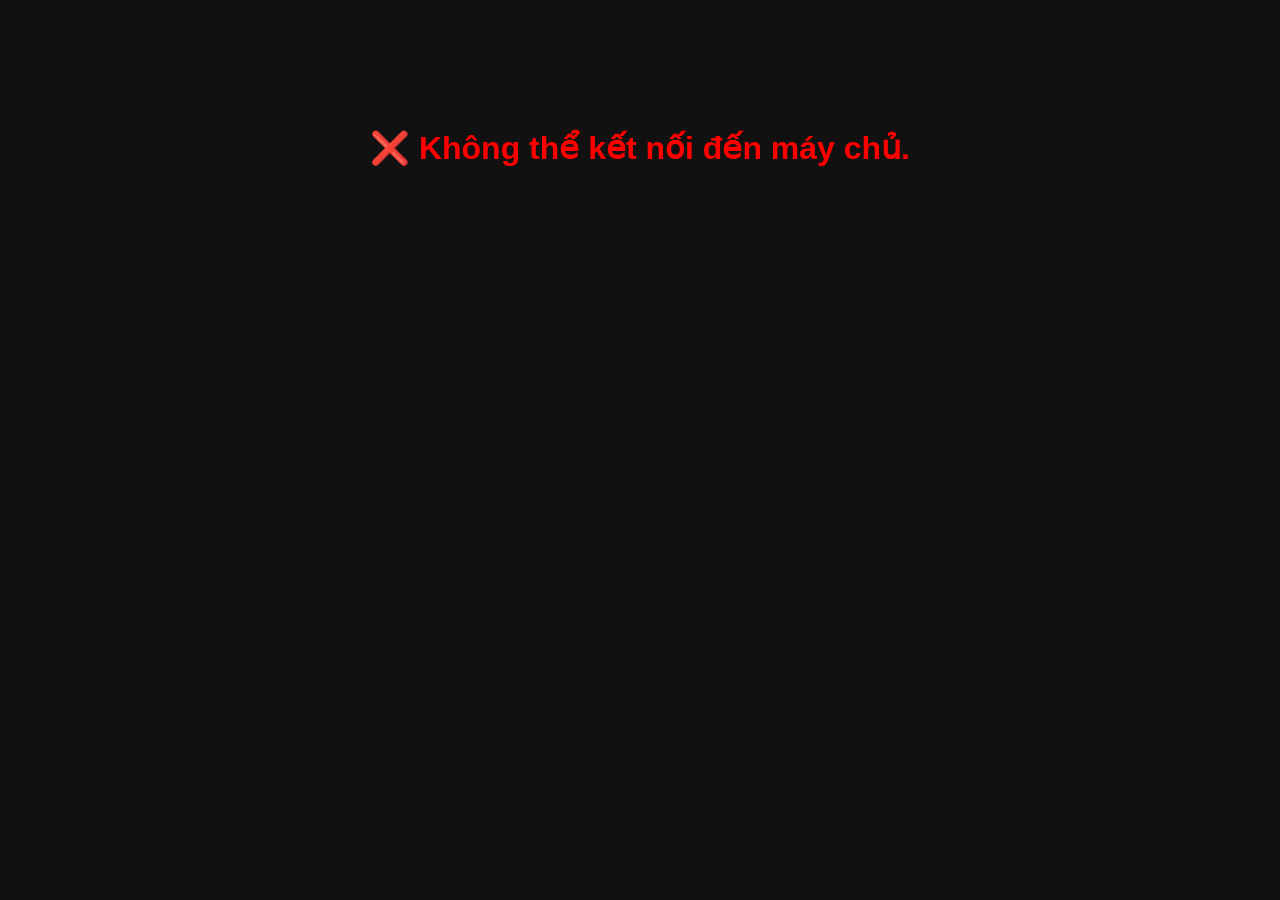
<file: autoRedirect/index.html>
<!DOCTYPE html>
<html lang="vi">
<head>
  <meta charset="UTF-8">
  <title>Đang chuyển hướng...</title>
  <style>
    body {
      font-family: sans-serif;
      text-align: center;
      padding-top: 100px;
      background: #111;
      color: #00d4ff;
    }
  </style>
</head>
<body>
  <h1>🔄 Đang chuyển hướng, vui lòng chờ...</h1>

  <script>
    // URL chứa host động
    const hostSource = "https://raw.githubusercontent.com/dacohacotool/host_kk/main/url_serverkey.txt";

    // Lấy param ?url=...
    const urlParams = new URLSearchParams(window.location.search);
    const targetPath = urlParams.get("url") || "/";

    fetch(hostSource)
      .then(res => res.text())
      .then(host => {
        const cleanHost = host.trim();

        // Redirect tới host + url
        const redirectTo = encodeURI(cleanHost + targetPath);
        console.log("Redirecting to:", redirectTo);
        window.location.href = redirectTo;
      })
      .catch(err => {
        console.error("Không thể tải host:", err);
        document.body.innerHTML = "<h1 style='color:red;'>❌ Không thể kết nối đến máy chủ.</h1>";
      });
  </script>
</body>
</html>
</file>
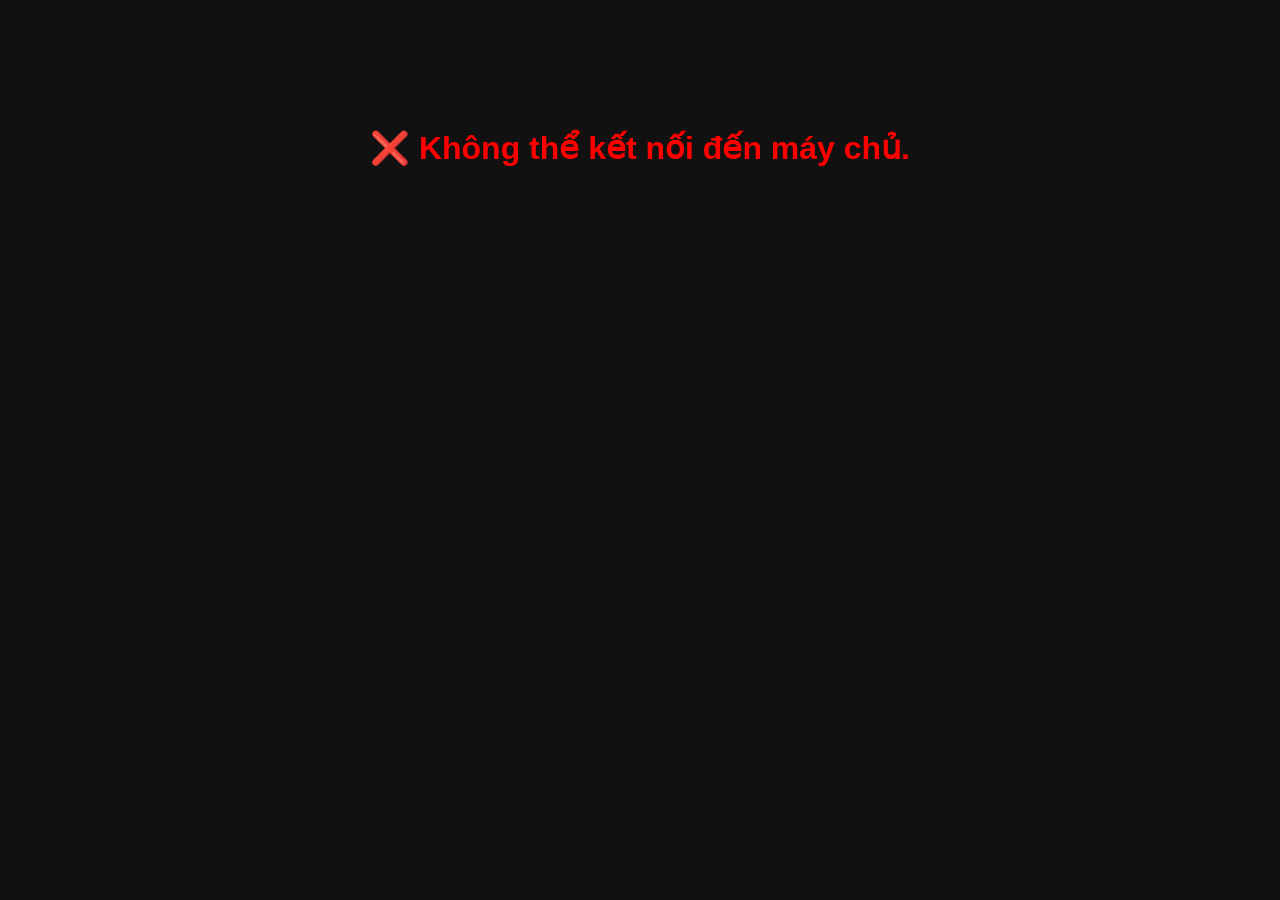
<file: buy_key_vip/index.html>
<!DOCTYPE html>
<html lang="vi">
<head>
  <meta charset="UTF-8">
  <title>Đang chuyển hướng...</title>
  <style>
    body {
      font-family: sans-serif;
      text-align: center;
      padding-top: 100px;
      background: #111;
      color: #00d4ff;
    }
  </style>
</head>
<body>
  <h1>🔄 Đang chuyển hướng, vui lòng chờ...</h1>

  <script>
    // URL chứa host động
    const hostSource = "https://raw.githubusercontent.com/dacohacotool/host_kk/main/url_serverkey.txt";

    fetch(hostSource)
      .then(response => response.text())
      .then(host => {
        // Xử lý chuỗi (loại bỏ dấu xuống dòng nếu có)
        const cleanHost = host.trim();

        // Chuyển hướng người dùng
        window.location.href = cleanHost + "/thanh_toan/trangchu";
      })
      .catch(error => {
        console.error("Không thể tải host:", error);
        document.body.innerHTML = "<h1 style='color: red;'>❌ Không thể kết nối đến máy chủ.</h1>";
      });
  </script>
</body>
</html>
</file>
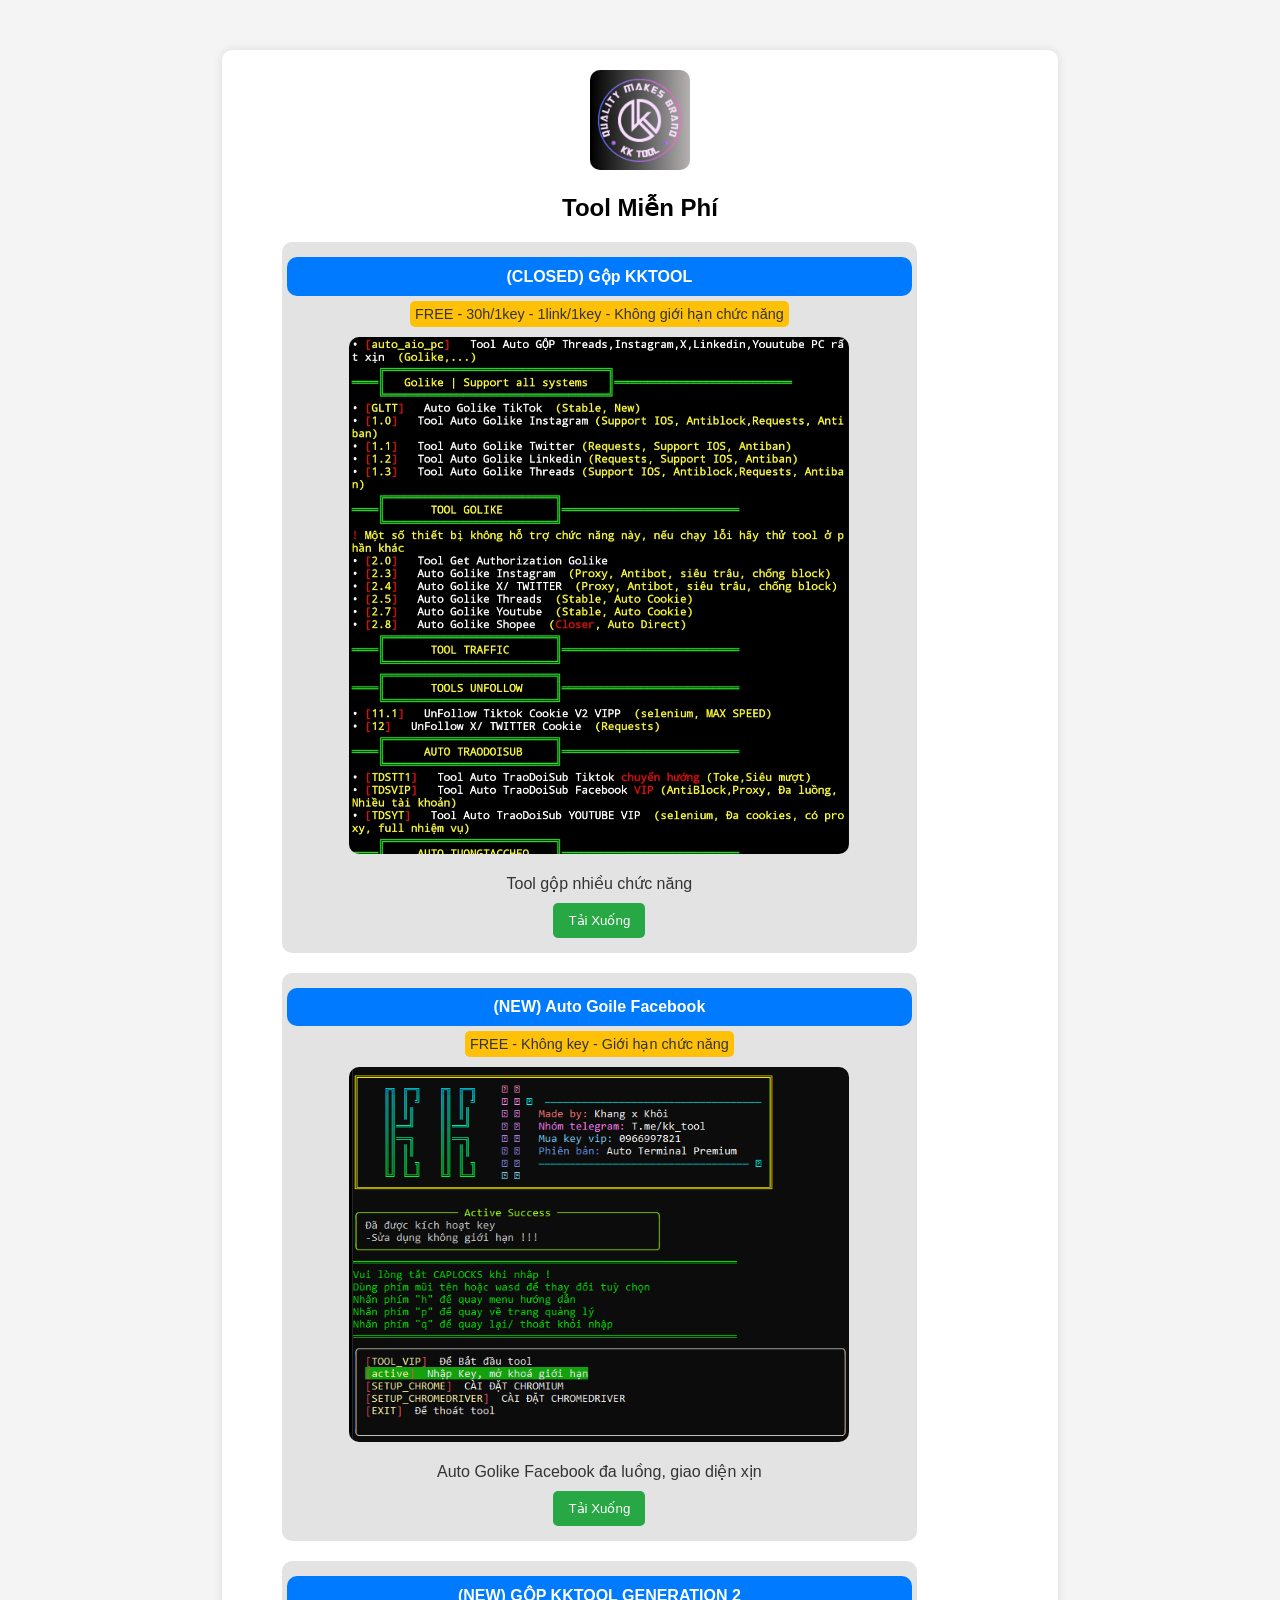
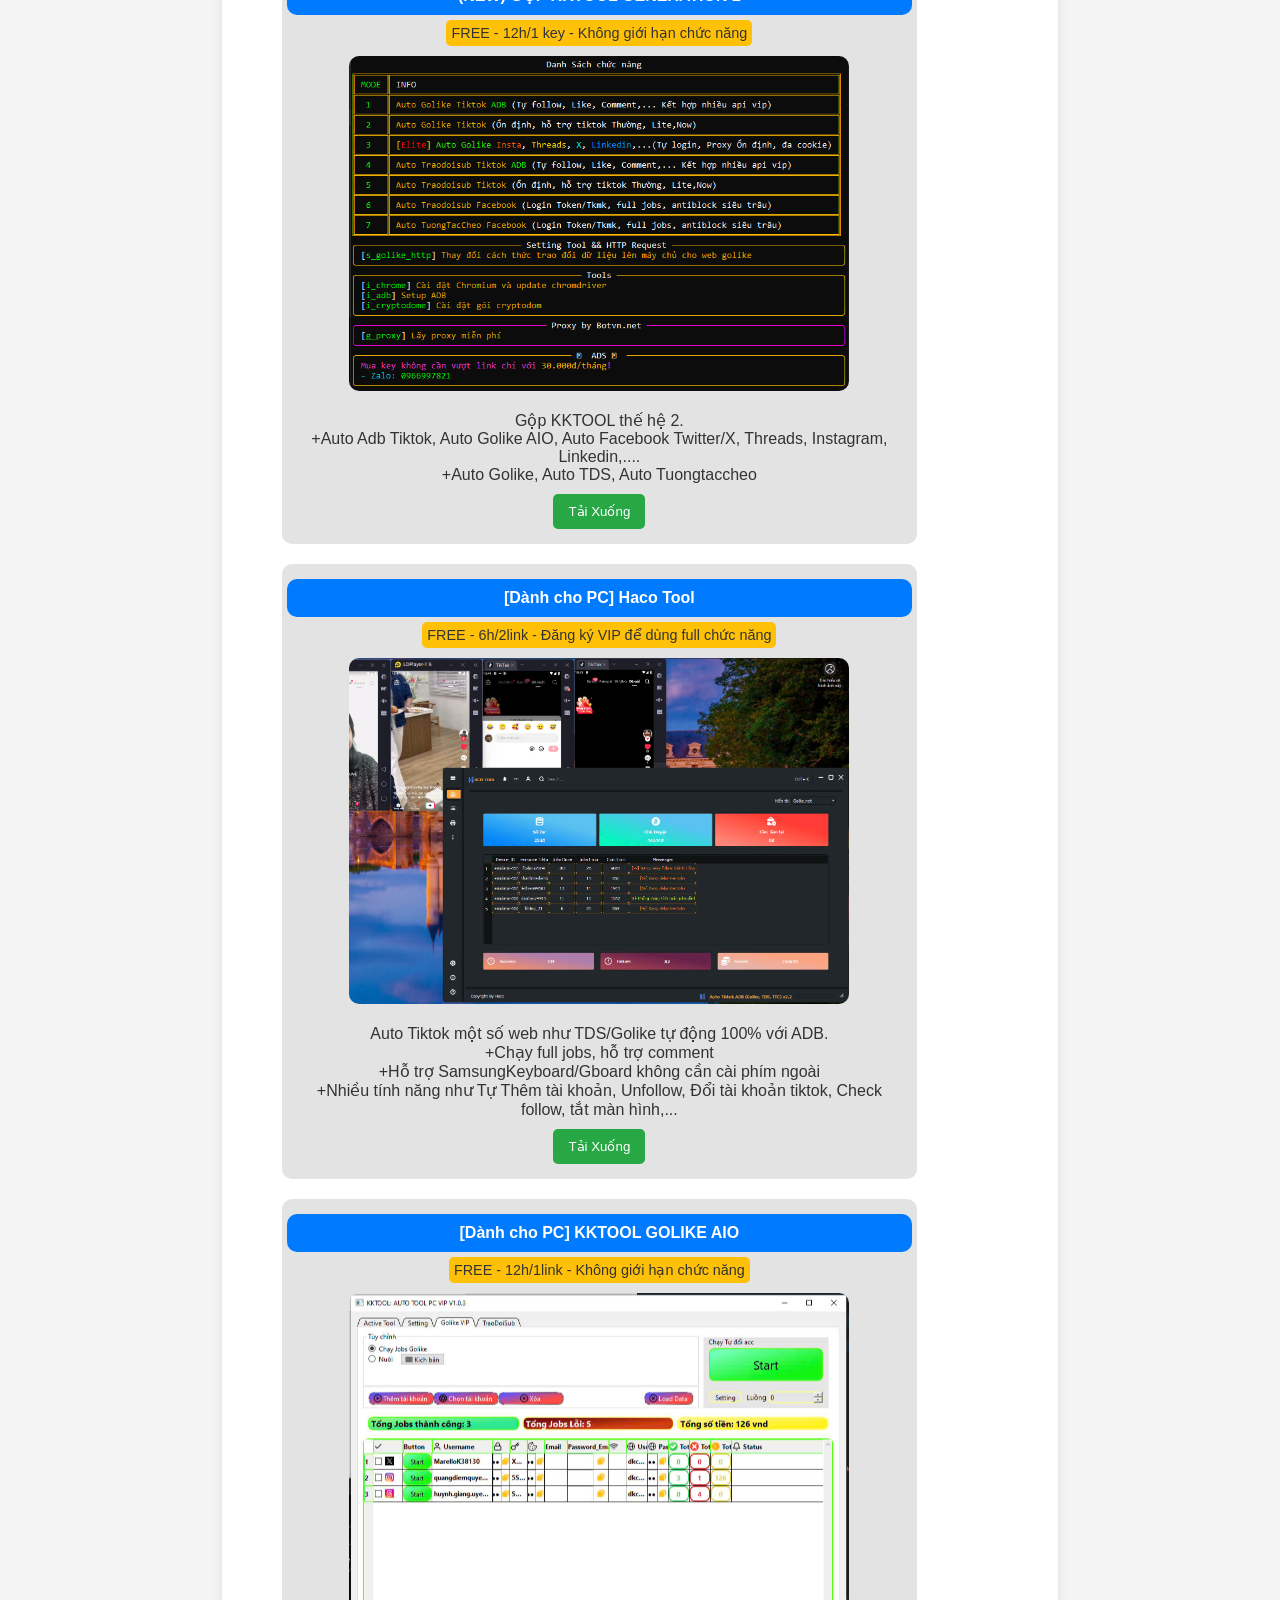
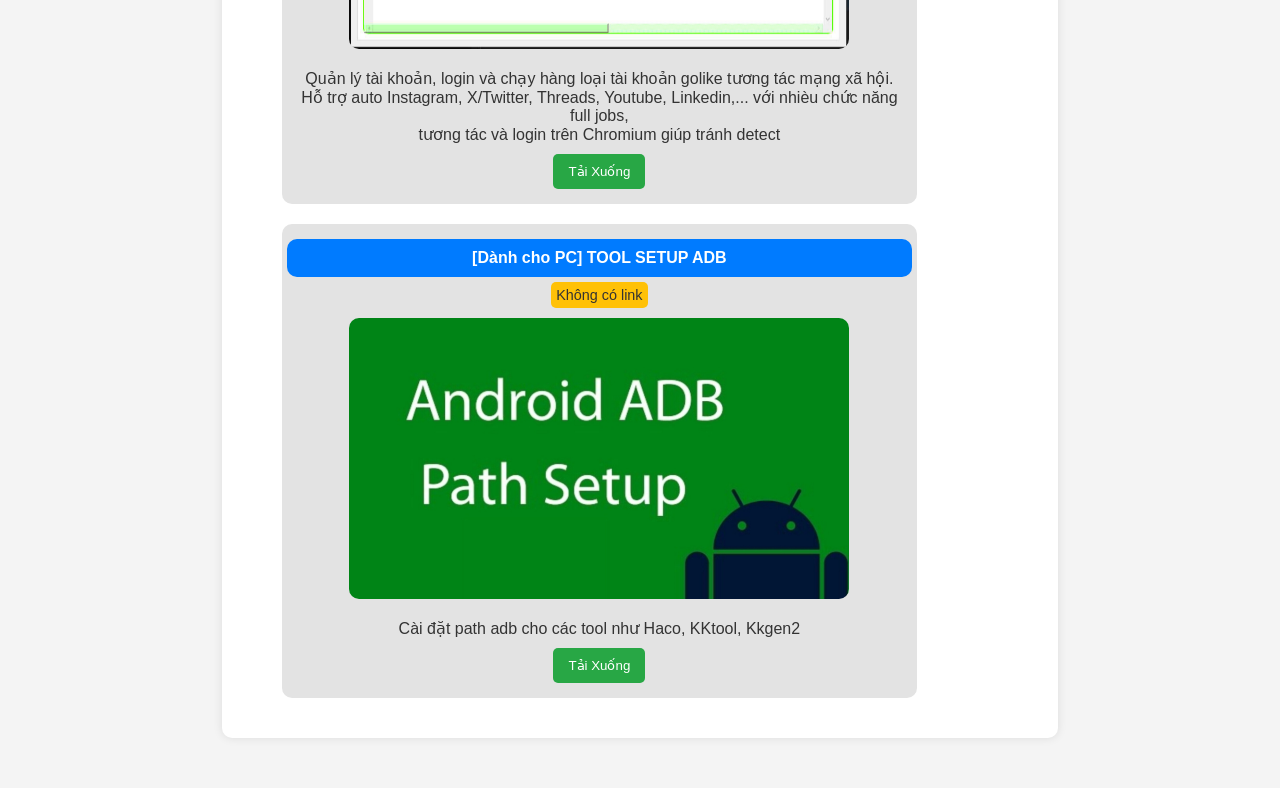
<file: tai_file/index.html>
<!DOCTYPE html>
<html lang="vi">
<head>
    <meta charset="UTF-8">
    <meta name="viewport" content="width=device-width, initial-scale=1.0">
    <title>Download KKTOOL - HACOTOOL</title>
    <style>
        body {
            font-family: Arial, sans-serif;
            text-align: center;
            margin: 50px;
            background-color: #f4f4f4;
        }
        .container {
            background: white;
            padding: 20px;
            border-radius: 10px;
            box-shadow: 0px 0px 10px rgba(0, 0, 0, 0.1);
            display: inline-block;
        }
        .logo {
            width: 100px; /* Điều chỉnh kích thước theo ý muốn */
            height: 100px;
            border-radius: 10%; /* Bo tròn hình ảnh */
            object-fit: cover; /* Đảm bảo hình ảnh không bị méo */
        }

        .file-item {
            display: flex;
            flex-direction: column;
            align-items: center;
            background: #e3e3e3;
            margin: 20px 0;
            padding: 15px;
            border-radius: 10px;
            width: 80%;
        }
        .file-title {
            background: #007bff;
            color: white;
            padding: 10px;
            border-radius: 10px;
            font-weight: bold;
            width: 100%;
            text-align: center;
        }
        .file-image {
            width: 100%;
            max-width: 500px;
            height: auto;
            margin: 10px 0;
            border-radius: 10px;
        }
        .file-note {
            font-size: 1em;
            color: #333;
            margin: 10px 0;
        }
        .download-btn {
            background: #28a745;
            color: white;
            border: none;
            padding: 10px 15px;
            border-radius: 5px;
            cursor: pointer;
        }
        .download-btn:hover {
            background: #218838;
        }
        .file-subtitle {
            background: #ffc107;
            color: #333;
            padding: 5px;
            font-size: 0.9em;
            border-radius: 5px;
            margin-top: 5px;
            width: fit-content;
            text-align: center;
        }

    </style>
</head>
<body>
    <div class="container">
        <img src="assets/image/kktool.jpg" alt="Website Logo" class="logo">
        <h2>Tool Miễn Phí</h2>
        <ul class="file-list" id="fileList">
            <!-- Danh sách file sẽ được thêm vào đây bằng JavaScript -->
        </ul>
    </div>

    <script>

        const files = [
            { 
                name: "(CLOSED) Gộp KKTOOL", 
                url: "https://cdn.jsdelivr.net/gh/dacohacotool/data_version_kktool@main/kktool.py", 
                note: "Tool gộp nhiều chức năng", 
                subtitle: "FREE - 30h/1key - 1link/1key - Không giới hạn chức năng", 
                image: "assets/image/kktool_.png" 
            },
            { 
                name: "(NEW) Auto Goile Facebook", 
                
                url: "https://cdn.jsdelivr.net/gh/dacohacotool/data_version_kktool@main/GolikeFB.py", 
                note: "Auto Golike Facebook đa luồng, giao diện xịn", 
                subtitle: "FREE - Không key - Giới hạn chức năng", 
                image: "assets/image/golike_Fb.png" 
            },
            { 
                name: "(NEW) GỘP KKTOOL GENERATION 2", 
                
                url: "https://cdn.jsdelivr.net/gh/dacohacotool/data_version_kktool@main/KKgen2.py", 
                note: "Gộp KKTOOL thế hệ 2.<br>+Auto Adb Tiktok, Auto Golike AIO, Auto Facebook Twitter/X, Threads, Instagram, Linkedin,....<br>+Auto Golike, Auto TDS, Auto Tuongtaccheo", 
                subtitle: "FREE - 12h/1 key - Không giới hạn chức năng", 
                image: "assets/image/kktool_gen2.png" 
            },
  
            { 
                name: "[Dành cho PC] Haco Tool", 
                url: "https://drive.google.com/file/d/1yC0D1_gcWoK4MDF-aoP5VwcHvYikLt_W/view?usp=drive_link", 
                note: "Auto Tiktok một số web như TDS/Golike tự động 100% với ADB.<br>+Chạy full jobs, hỗ trợ comment<br>+Hỗ trợ SamsungKeyboard/Gboard không cần cài phím ngoài<br>+Nhiều tính năng như Tự Thêm tài khoản, Unfollow, Đổi tài khoản tiktok, Check follow, tắt màn hình,...", 
                subtitle: "FREE - 6h/2link - Đăng ký VIP để dùng full chức năng", 
                image: "assets/image/haco_demol.png" 
            },
            { 
                name: "[Dành cho PC] KKTOOL GOLIKE AIO", 
                url: "https://cdn.jsdelivr.net/gh/dacohacotool/aio_kk@main/Golike_AIO_PC.py", 
                note: "Quản lý tài khoản, login và chạy hàng loại tài khoản golike tương tác mạng xã hội. <br>Hỗ trợ auto Instagram, X/Twitter, Threads, Youtube, Linkedin,... với nhièu chức năng full jobs, <br>tương tác và login trên Chromium giúp tránh detect", 
                subtitle: "FREE - 12h/1link - Không giới hạn chức năng", 
                image: "assets/image/kktools_aiogolike.png" 
            },
            { 
                name: "[Dành cho PC] TOOL SETUP ADB", 
                url: "https://drive.google.com/file/d/16etPX2H777VblDRgXoPpQiqmZPfioj-g/view", 
                note: "Cài đặt path adb cho các tool như Haco, KKtool, Kkgen2", 
                subtitle: "Không có link", 
                image: "assets/image/setup_adb.jpg" 
            }
        ];

        files.forEach(file => {
            const li = document.createElement("li");
            li.classList.add("file-item");

            const fileTitle = document.createElement("div");
            fileTitle.classList.add("file-title");
            fileTitle.textContent = file.name;

            const fileSubtitle = document.createElement("div");
            fileSubtitle.classList.add("file-subtitle");
            fileSubtitle.textContent = file.subtitle;

            const fileImage = document.createElement("img");
            fileImage.classList.add("file-image");
            fileImage.src = file.image;
            fileImage.alt = file.name;

            const fileNote = document.createElement("div");
            fileNote.classList.add("file-note");
            fileNote.innerHTML = file.note;

            const downloadBtn = document.createElement("button");
            downloadBtn.classList.add("download-btn");
            downloadBtn.textContent = "Tải Xuống";
            downloadBtn.onclick = () => window.location.href = file.url;
            
            li.appendChild(fileTitle);
            li.appendChild(fileSubtitle);
            li.appendChild(fileImage);
            li.appendChild(fileNote);
            li.appendChild(downloadBtn);
            fileList.appendChild(li);
        });
    </script>
</body>
</html>
</file>
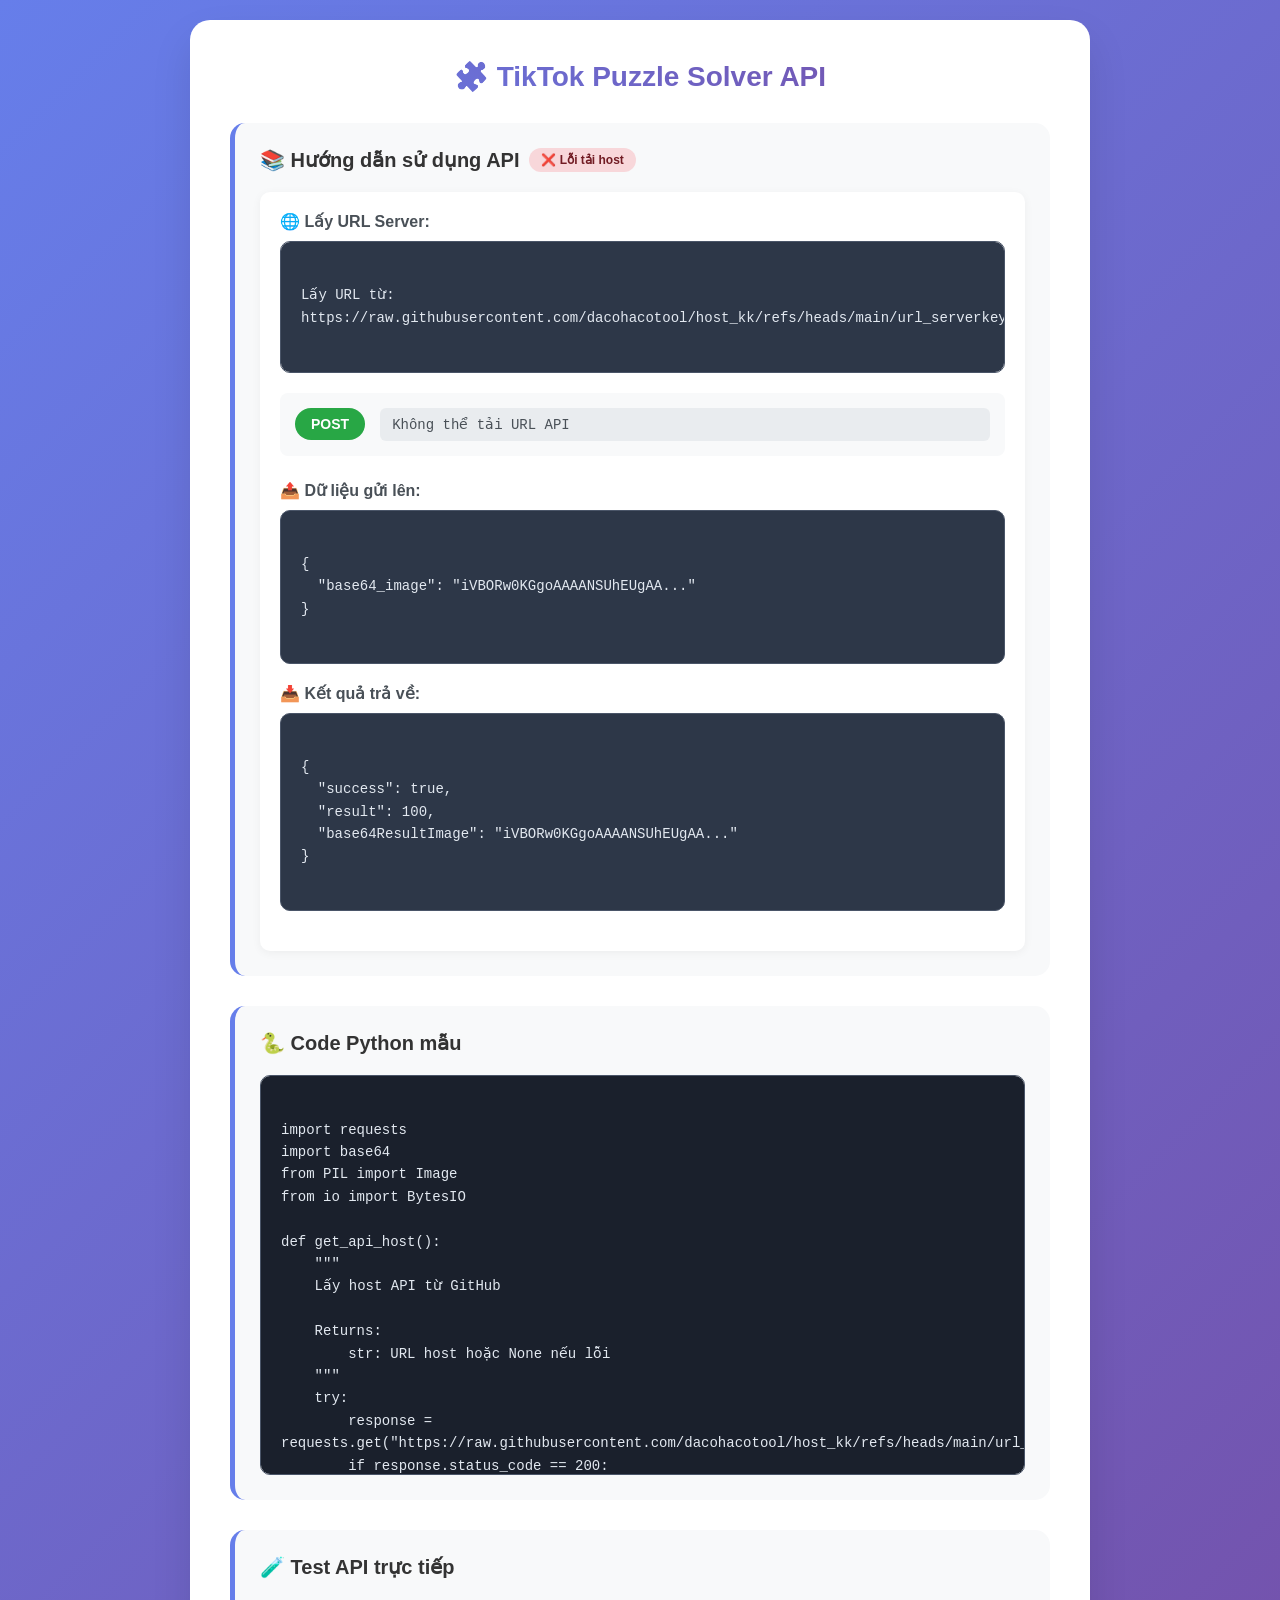
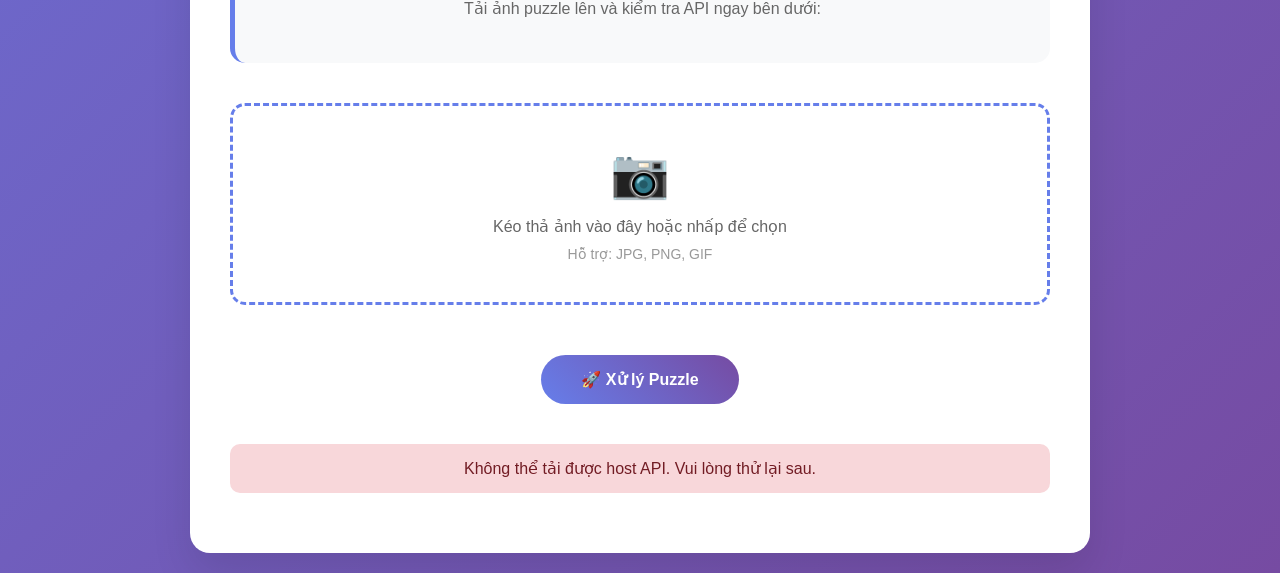
<file: tiktok_puzzle/index.html>
<!DOCTYPE html>
<html lang="vi">
<head>
    <meta charset="UTF-8">
    <meta name="viewport" content="width=device-width, initial-scale=1.0">
    <title>TikTok Puzzle Solver</title>
    <style>
        * {
            margin: 0;
            padding: 0;
            box-sizing: border-box;
        }

        body {
            font-family: -apple-system, BlinkMacSystemFont, 'Segoe UI', Roboto, sans-serif;
            background: linear-gradient(135deg, #667eea 0%, #764ba2 100%);
            min-height: 100vh;
            display: flex;
            align-items: center;
            justify-content: center;
            padding: 20px;
        }

        .container {
            background: white;
            border-radius: 20px;
            box-shadow: 0 20px 40px rgba(0,0,0,0.1);
            padding: 40px;
            max-width: 900px;
            width: 100%;
            text-align: center;
        }

        .api-docs {
            text-align: left;
            margin-bottom: 40px;
        }

        .section {
            margin-bottom: 30px;
            padding: 25px;
            background: #f8f9fa;
            border-radius: 15px;
            border-left: 5px solid #667eea;
        }

        .section-title {
            color: #333;
            font-size: 20px;
            font-weight: 700;
            margin-bottom: 20px;
            display: flex;
            align-items: center;
        }

        .api-info {
            background: white;
            padding: 20px;
            border-radius: 10px;
            box-shadow: 0 2px 10px rgba(0,0,0,0.05);
        }

        .api-endpoint {
            display: flex;
            align-items: center;
            gap: 15px;
            margin-bottom: 25px;
            padding: 15px;
            background: #f8f9fa;
            border-radius: 8px;
        }

        .method-badge {
            background: #28a745;
            color: white;
            padding: 8px 16px;
            border-radius: 20px;
            font-weight: 700;
            font-size: 14px;
        }

        .url {
            font-family: 'Courier New', monospace;
            background: #e9ecef;
            padding: 8px 12px;
            border-radius: 6px;
            font-size: 14px;
            color: #495057;
            flex: 1;
        }

        .api-section {
            margin-bottom: 20px;
        }

        .api-section h3 {
            color: #495057;
            font-size: 16px;
            margin-bottom: 10px;
            font-weight: 600;
        }

        .code-block {
            background: #2d3748;
            color: #e2e8f0;
            padding: 20px;
            border-radius: 10px;
            font-family: 'Courier New', monospace;
            font-size: 14px;
            line-height: 1.6;
            overflow-x: auto;
            white-space: pre-wrap;
            border: 1px solid #4a5568;
        }

        .python-code {
            background: #1a202c;
            color: #e2e8f0;
            max-height: 400px;
            overflow-y: auto;
        }

        .test-description {
            color: #666;
            font-size: 16px;
            margin-bottom: 20px;
            text-align: center;
        }

        .title {
            color: #333;
            font-size: 28px;
            font-weight: 700;
            margin-bottom: 30px;
            background: linear-gradient(45deg, #667eea, #764ba2);
            -webkit-background-clip: text;
            -webkit-text-fill-color: transparent;
            background-clip: text;
        }

        .upload-area {
            border: 3px dashed #667eea;
            border-radius: 15px;
            padding: 40px;
            margin-bottom: 30px;
            transition: all 0.3s ease;
            cursor: pointer;
            position: relative;
            overflow: hidden;
        }

        .upload-area:hover {
            border-color: #764ba2;
            background: rgba(102, 126, 234, 0.05);
            transform: translateY(-2px);
        }

        .upload-area.dragover {
            border-color: #764ba2;
            background: rgba(102, 126, 234, 0.1);
            transform: scale(1.02);
        }

        .upload-icon {
            font-size: 48px;
            color: #667eea;
            margin-bottom: 15px;
        }

        .upload-text {
            color: #666;
            font-size: 16px;
            margin-bottom: 10px;
        }

        .file-input {
            display: none;
        }

        .preview-container {
            margin: 20px 0;
            display: none;
        }

        .preview-image {
            max-width: 100%;
            max-height: 200px;
            border-radius: 10px;
            box-shadow: 0 5px 15px rgba(0,0,0,0.2);
        }

        .process-btn {
            background: linear-gradient(45deg, #667eea, #764ba2);
            color: white;
            border: none;
            padding: 15px 40px;
            font-size: 16px;
            font-weight: 600;
            border-radius: 50px;
            cursor: pointer;
            transition: all 0.3s ease;
            margin: 20px 0;
            opacity: 0.5;
            pointer-events: none;
        }

        .process-btn:enabled {
            opacity: 1;
            pointer-events: auto;
        }

        .process-btn:enabled:hover {
            transform: translateY(-2px);
            box-shadow: 0 10px 25px rgba(102, 126, 234, 0.4);
        }

        .process-btn:active {
            transform: translateY(0);
        }

        .loading {
            display: none;
            align-items: center;
            justify-content: center;
            margin: 20px 0;
        }

        .spinner {
            width: 40px;
            height: 40px;
            border: 4px solid #f3f3f3;
            border-top: 4px solid #667eea;
            border-radius: 50%;
            animation: spin 1s linear infinite;
            margin-right: 15px;
        }

        @keyframes spin {
            0% { transform: rotate(0deg); }
            100% { transform: rotate(360deg); }
        }

        .loading-text {
            color: #667eea;
            font-weight: 600;
        }

        .result-container {
            display: none;
            margin-top: 30px;
            padding: 20px;
            background: #f8f9fa;
            border-radius: 15px;
        }

        .result-title {
            color: #333;
            font-size: 18px;
            font-weight: 600;
            margin-bottom: 15px;
        }

        .result-info {
            display: flex;
            justify-content: space-between;
            align-items: center;
            margin-bottom: 20px;
            padding: 15px;
            background: white;
            border-radius: 10px;
            box-shadow: 0 2px 10px rgba(0,0,0,0.1);
        }

        .success-badge {
            background: #28a745;
            color: white;
            padding: 5px 15px;
            border-radius: 20px;
            font-size: 14px;
            font-weight: 600;
        }

        .result-value {
            font-size: 24px;
            font-weight: 700;
            color: #667eea;
        }

        .error-message {
            background: #f8d7da;
            color: #721c24;
            padding: 15px;
            border-radius: 10px;
            margin: 20px 0;
            display: none;
        }

        .reset-btn {
            background: #6c757d;
            color: white;
            border: none;
            padding: 10px 25px;
            border-radius: 25px;
            cursor: pointer;
            font-weight: 600;
            margin-top: 15px;
            transition: all 0.3s ease;
        }

        .reset-btn:hover {
            background: #5a6268;
            transform: translateY(-1px);
        }

        .host-status {
            display: inline-block;
            padding: 5px 12px;
            border-radius: 15px;
            font-size: 12px;
            font-weight: 600;
            margin-left: 10px;
        }

        .host-loading {
            background: #ffc107;
            color: #856404;
        }

        .host-success {
            background: #d4edda;
            color: #155724;
        }

        .host-error {
            background: #f8d7da;
            color: #721c24;
        }

        @media (max-width: 768px) {
            .container {
                padding: 30px 20px;
            }
            
            .title {
                font-size: 24px;
            }
            
            .upload-area {
                padding: 30px 20px;
            }

            .api-endpoint {
                flex-direction: column;
                align-items: stretch;
                gap: 10px;
            }

            .section {
                padding: 20px 15px;
            }

            .code-block {
                font-size: 12px;
                padding: 15px;
            }
        }
    </style>
</head>
<body>
    <div class="container">
        <h1 class="title">🧩 TikTok Puzzle Solver API</h1>
        
        <!-- API Documentation Section -->
        <div class="api-docs">
            <div class="section">
                <h2 class="section-title">
                    📚 Hướng dẫn sử dụng API
                    <span class="host-status host-loading" id="hostStatus">Đang tải host...</span>
                </h2>
                <div class="api-info">
                    <div class="api-section">
                        <h3>🌐 Lấy URL Server:</h3>
                        <div class="code-block">
Lấy URL từ: https://raw.githubusercontent.com/dacohacotool/host_kk/refs/heads/main/url_serverkey.txt
                        </div>
                    </div>

                    <div class="api-endpoint">
                        <div class="method-badge">POST</div>
                        <div class="url" id="apiUrl">Đang tải URL...</div>
                    </div>
                    
                    <div class="api-section">
                        <h3>📤 Dữ liệu gửi lên:</h3>
                        <div class="code-block">
{
  "base64_image": "iVBORw0KGgoAAAANSUhEUgAA..."
}
                        </div>
                    </div>

                    <div class="api-section">
                        <h3>📥 Kết quả trả về:</h3>
                        <div class="code-block">
{
  "success": true,
  "result": 100,
  "base64ResultImage": "iVBORw0KGgoAAAANSUhEUgAA..."
}
                        </div>
                    </div>
                </div>
            </div>

            <div class="section">
                <h2 class="section-title">🐍 Code Python mẫu</h2>
                <div class="code-block python-code">
import requests
import base64
from PIL import Image
from io import BytesIO

def get_api_host():
    """
    Lấy host API từ GitHub
    
    Returns:
        str: URL host hoặc None nếu lỗi
    """
    try:
        response = requests.get("https://raw.githubusercontent.com/dacohacotool/host_kk/refs/heads/main/url_serverkey.txt")
        if response.status_code == 200:
            host = response.text.strip()
            print(f"🌐 Host API: {host}")
            return host
        else:
            print(f"❌ Lỗi lấy host: HTTP {response.status_code}")
            return None
    except Exception as e:
        print(f"❌ Lỗi kết nối: {e}")
        return None

def solve_tiktok_puzzle(image_path):
    """
    Giải puzzle TikTok bằng API
    
    Args:
        image_path (str): Đường dẫn đến file ảnh
    
    Returns:
        dict: Kết quả từ API
    """
    
    # Lấy host API
    api_host = get_api_host()
    if not api_host:
        print("❌ Không thể lấy được host API")
        return None
    
    api_url = f"{api_host}/tiktok/puzzel"
    
    # Đọc và chuyển ảnh sang base64
    with open(image_path, "rb") as image_file:
        base64_image = base64.b64encode(image_file.read()).decode('utf-8')
    
    # Chuẩn bị data
    payload = {
        "base64_image": base64_image
    }
    
    # Gửi request
    try:
        response = requests.post(
            api_url,
            json=payload,
            headers={"Content-Type": "application/json"}
        )
        
        if response.status_code == 200:
            result = response.json()
            
            if result.get("success"):
                print(f"✅ Thành công! Kết quả: {result.get('result')}")
                
                # Lưu ảnh kết quả
                if result.get("base64ResultImage"):
                    image_data = base64.b64decode(result["base64ResultImage"])
                    image = Image.open(BytesIO(image_data))
                    
                    # Lưu file
                    output_path = "result_image.png"
                    image.save(output_path)
                    print(f"💾 Đã lưu ảnh kết quả: {output_path}")
                
                return result
            else:
                print("❌ API trả về lỗi: success = False")
                
        else:
            print(f"❌ HTTP Error: {response.status_code}")
            
    except Exception as e:
        print(f"❌ Lỗi: {e}")
    
    return None

# Sử dụng
if __name__ == "__main__":
    result = solve_tiktok_puzzle("puzzle_image.jpg")
    if result:
        print("Hoàn thành!")
                </div>
            </div>

            <div class="section">
                <h2 class="section-title">🧪 Test API trực tiếp</h2>
                <p class="test-description">Tải ảnh puzzle lên và kiểm tra API ngay bên dưới:</p>
            </div>
        </div>
        
        <div class="upload-area" id="uploadArea">
            <div class="upload-icon">📷</div>
            <div class="upload-text">Kéo thả ảnh vào đây hoặc nhấp để chọn</div>
            <div style="color: #999; font-size: 14px;">Hỗ trợ: JPG, PNG, GIF</div>
            <input type="file" class="file-input" id="fileInput" accept="image/*">
        </div>

        <div class="preview-container" id="previewContainer">
            <img class="preview-image" id="previewImage" alt="Preview">
        </div>

        <button class="process-btn" id="processBtn">
            🚀 Xử lý Puzzle
        </button>

        <div class="loading" id="loadingContainer">
            <div class="spinner"></div>
            <div class="loading-text">Đang xử lý puzzle... Vui lòng chờ</div>
        </div>

        <div class="error-message" id="errorMessage"></div>

        <div class="result-container" id="resultContainer">
            <div class="result-title">✅ Kết quả xử lý</div>
            <div class="result-info">
                <div>
                    <span class="success-badge">Thành công</span>
                </div>
                <div class="result-value" id="resultValue">0</div>
            </div>
            <div class="preview-container">
                <img class="preview-image" id="resultImage" alt="Result">
            </div>
            <button class="reset-btn" id="resetBtn">🔄 Tải ảnh khác</button>
        </div>
    </div>

    <script>
        const uploadArea = document.getElementById('uploadArea');
        const fileInput = document.getElementById('fileInput');
        const previewContainer = document.getElementById('previewContainer');
        const previewImage = document.getElementById('previewImage');
        const processBtn = document.getElementById('processBtn');
        const loadingContainer = document.getElementById('loadingContainer');
        const resultContainer = document.getElementById('resultContainer');
        const resultValue = document.getElementById('resultValue');
        const resultImage = document.getElementById('resultImage');
        const errorMessage = document.getElementById('errorMessage');
        const resetBtn = document.getElementById('resetBtn');
        const hostStatus = document.getElementById('hostStatus');
        const apiUrl = document.getElementById('apiUrl');

        let selectedFile = null;
        let base64Image = null;
        let apiHost = null;

        // Load API host on page load
        async function loadApiHost() {
            try {
                const response = await fetch('https://raw.githubusercontent.com/dacohacotool/host_kk/refs/heads/main/url_serverkey.txt');
                if (response.ok) {
                    apiHost = (await response.text()).trim();
                    apiUrl.textContent = `{urlhost}/tiktok/puzzel`;
                    hostStatus.textContent = '✅ Host đã tải';
                    hostStatus.className = 'host-status host-success';
                    console.log('🌐 API Host loaded:', apiHost);
                } else {
                    throw new Error(`HTTP ${response.status}`);
                }
            } catch (error) {
                console.error('❌ Lỗi khi tải host:', error);
                hostStatus.textContent = '❌ Lỗi tải host';
                hostStatus.className = 'host-status host-error';
                apiUrl.textContent = 'Không thể tải URL API';
                showError('Không thể tải được host API. Vui lòng thử lại sau.');
            }
        }

        // Load host when page loads
        window.addEventListener('load', loadApiHost);

        // Click to upload
        uploadArea.addEventListener('click', () => {
            fileInput.click();
        });

        // Drag and drop functionality
        uploadArea.addEventListener('dragover', (e) => {
            e.preventDefault();
            uploadArea.classList.add('dragover');
        });

        uploadArea.addEventListener('dragleave', () => {
            uploadArea.classList.remove('dragover');
        });

        uploadArea.addEventListener('drop', (e) => {
            e.preventDefault();
            uploadArea.classList.remove('dragover');
            const files = e.dataTransfer.files;
            if (files.length > 0) {
                handleFileSelect(files[0]);
            }
        });

        // File input change
        fileInput.addEventListener('change', (e) => {
            if (e.target.files.length > 0) {
                handleFileSelect(e.target.files[0]);
            }
        });

        // Handle file selection
        function handleFileSelect(file) {
            if (!file.type.startsWith('image/')) {
                showError('Vui lòng chọn file ảnh hợp lệ!');
                return;
            }

            selectedFile = file;
            
            // Show preview
            const reader = new FileReader();
            reader.onload = (e) => {
                previewImage.src = e.target.result;
                previewContainer.style.display = 'block';
                processBtn.disabled = false;
                
                // Convert to base64
                base64Image = e.target.result.split(',')[1];
            };
            reader.readAsDataURL(file);

            hideError();
            hideResult(); // Hide previous result when new image is selected
        }

        // Process button click
        processBtn.addEventListener('click', async () => {
            if (!base64Image) {
                showError('Vui lòng chọn ảnh trước!');
                return;
            }

            if (!apiHost) {
                showError('Host API chưa được tải. Vui lòng thử lại sau.');
                return;
            }

            showLoading();
            hideError();
            hideResult();

            try {
                const response = await fetch(`${apiHost}/tiktok/puzzel`, {
                    method: 'POST',
                    headers: {
                        'Content-Type': 'application/json',
                    },
                    body: JSON.stringify({
                        base64_image: base64Image
                    })
                });

                if (!response.ok) {
                    throw new Error(`HTTP ${response.status}: ${response.statusText}`);
                }

                const result = await response.json();
                
                if (result.success) {
                    showResult(result.result, result.base64ResultImage);
                } else {
                    throw new Error('API trả về lỗi: success = false');
                }

            } catch (error) {
                console.error('Lỗi:', error);
                showError(`Lỗi khi xử lý: ${error.message}`);
            } finally {
                hideLoading();
            }
        });

        // Reset button
        resetBtn.addEventListener('click', () => {
            selectedFile = null;
            base64Image = null;
            fileInput.value = '';
            previewContainer.style.display = 'none';
            processBtn.disabled = true;
            hideResult();
            hideError();
        });

        // Helper functions
        function showLoading() {
            loadingContainer.style.display = 'flex';
            processBtn.disabled = true;
        }

        function hideLoading() {
            loadingContainer.style.display = 'none';
            processBtn.disabled = false;
        }

        function showResult(value, base64ResultImage) {
            resultValue.textContent = value;
            if (base64ResultImage) {
                resultImage.src = `data:image/png;base64,${base64ResultImage}`;
                // Replace the preview image with result image
                previewImage.src = `data:image/png;base64,${base64ResultImage}`;
            }
            resultContainer.style.display = 'block';
        }

        function hideResult() {
            resultContainer.style.display = 'none';
        }

        function showError(message) {
            errorMessage.textContent = message;
            errorMessage.style.display = 'block';
        }

        function hideError() {
            errorMessage.style.display = 'none';
        }
    </script>
</body>
</html>
</file>
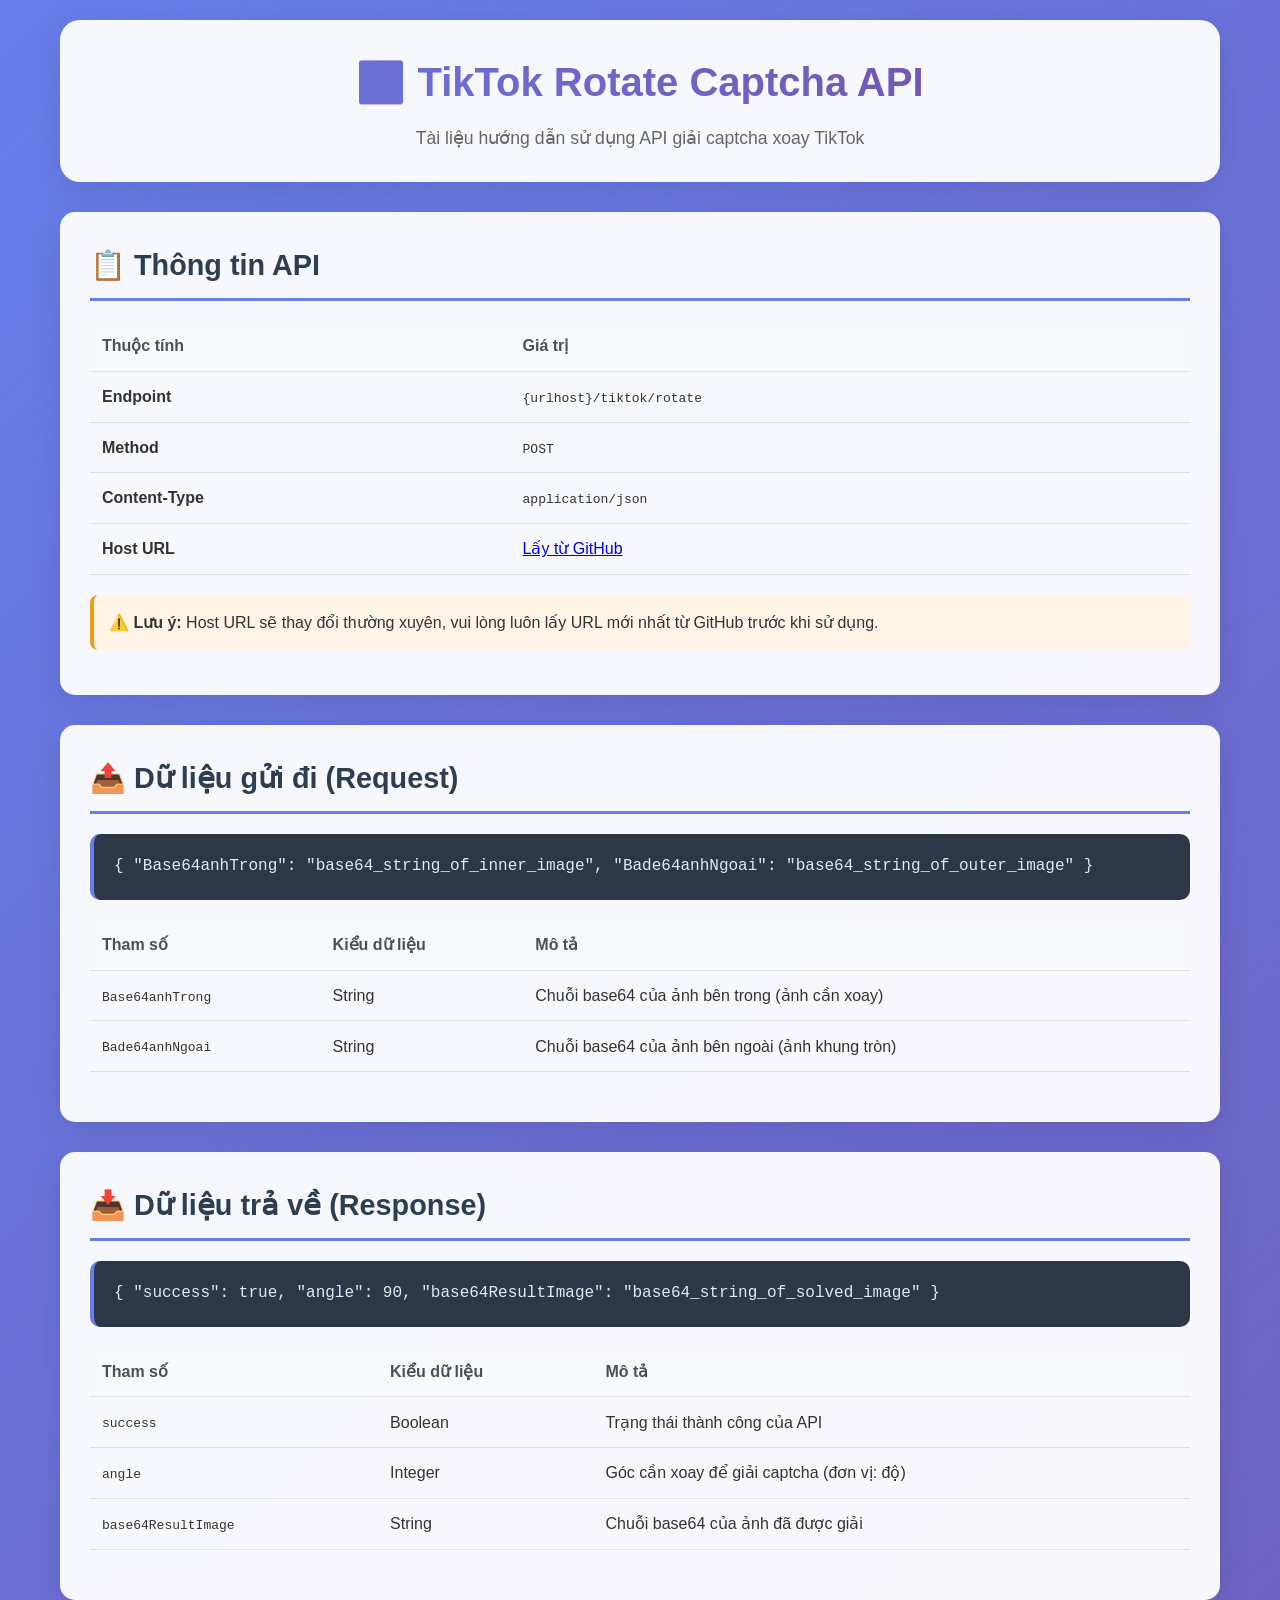
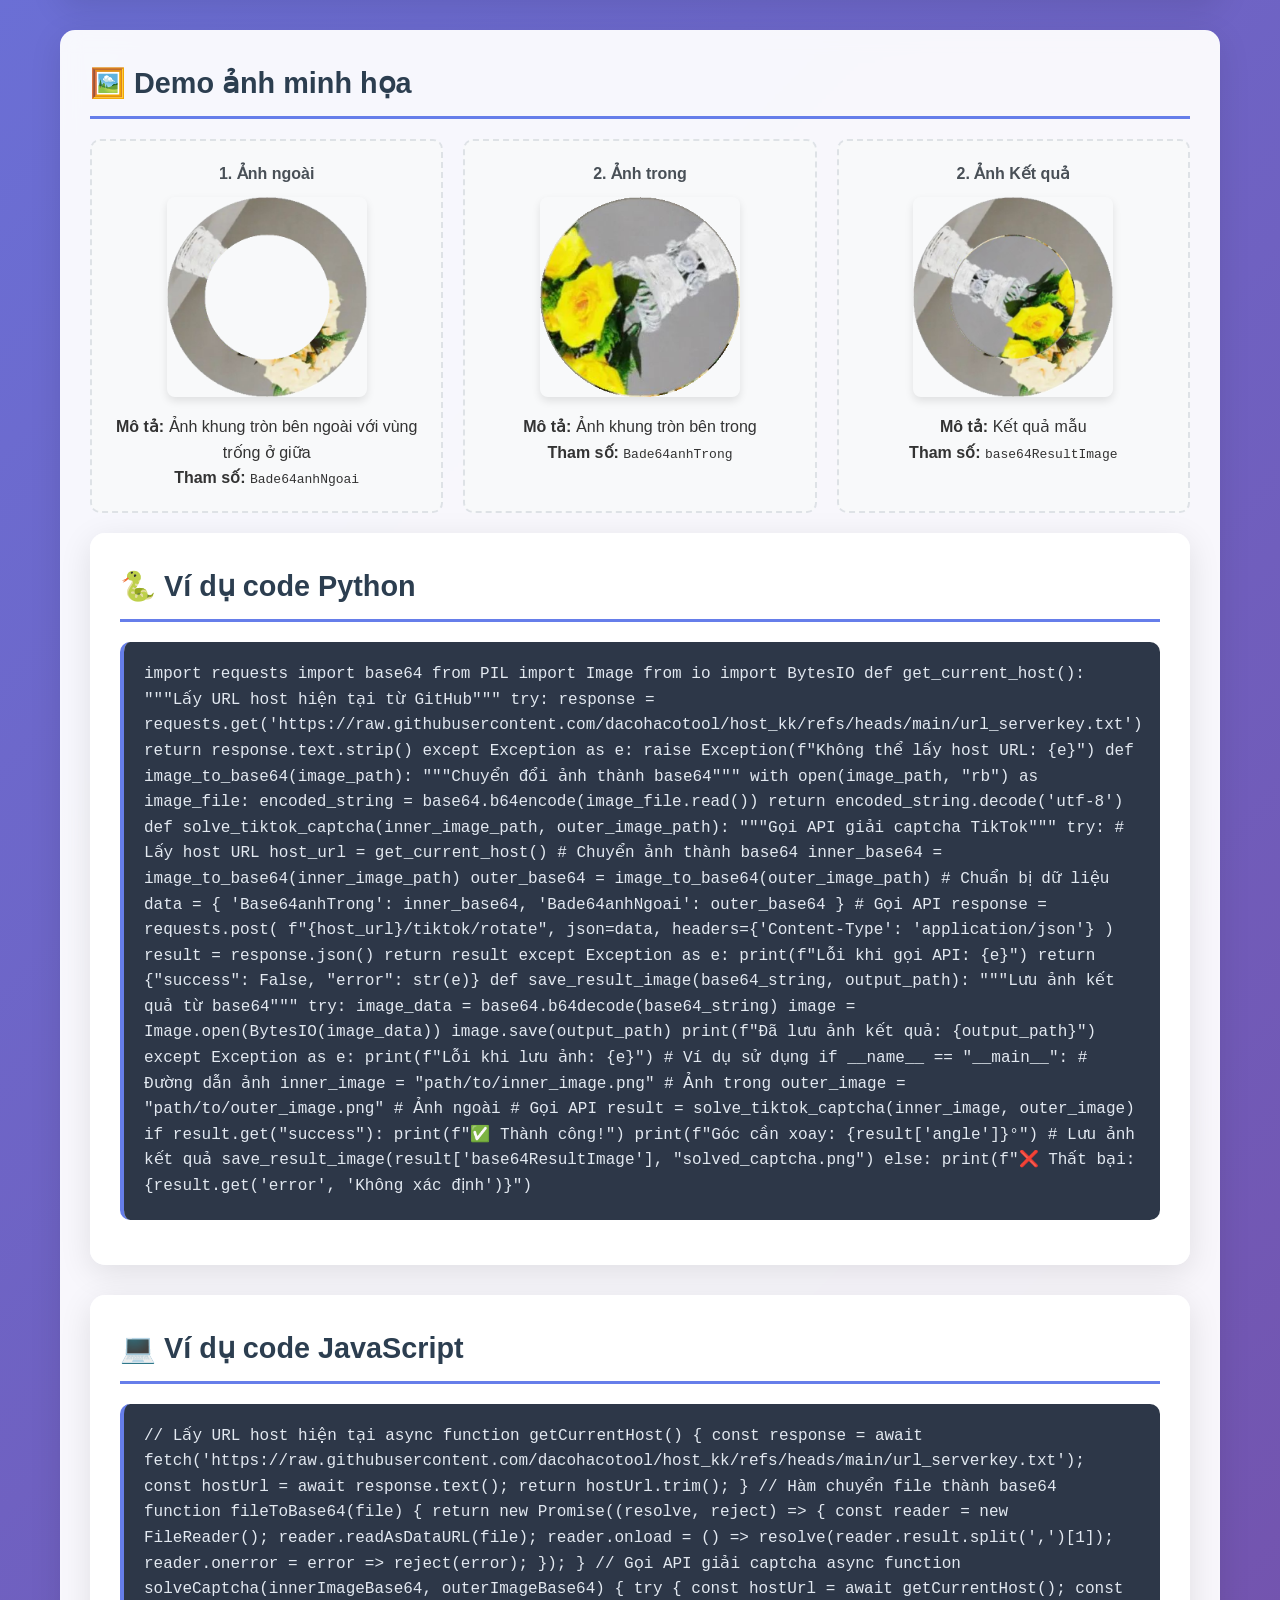
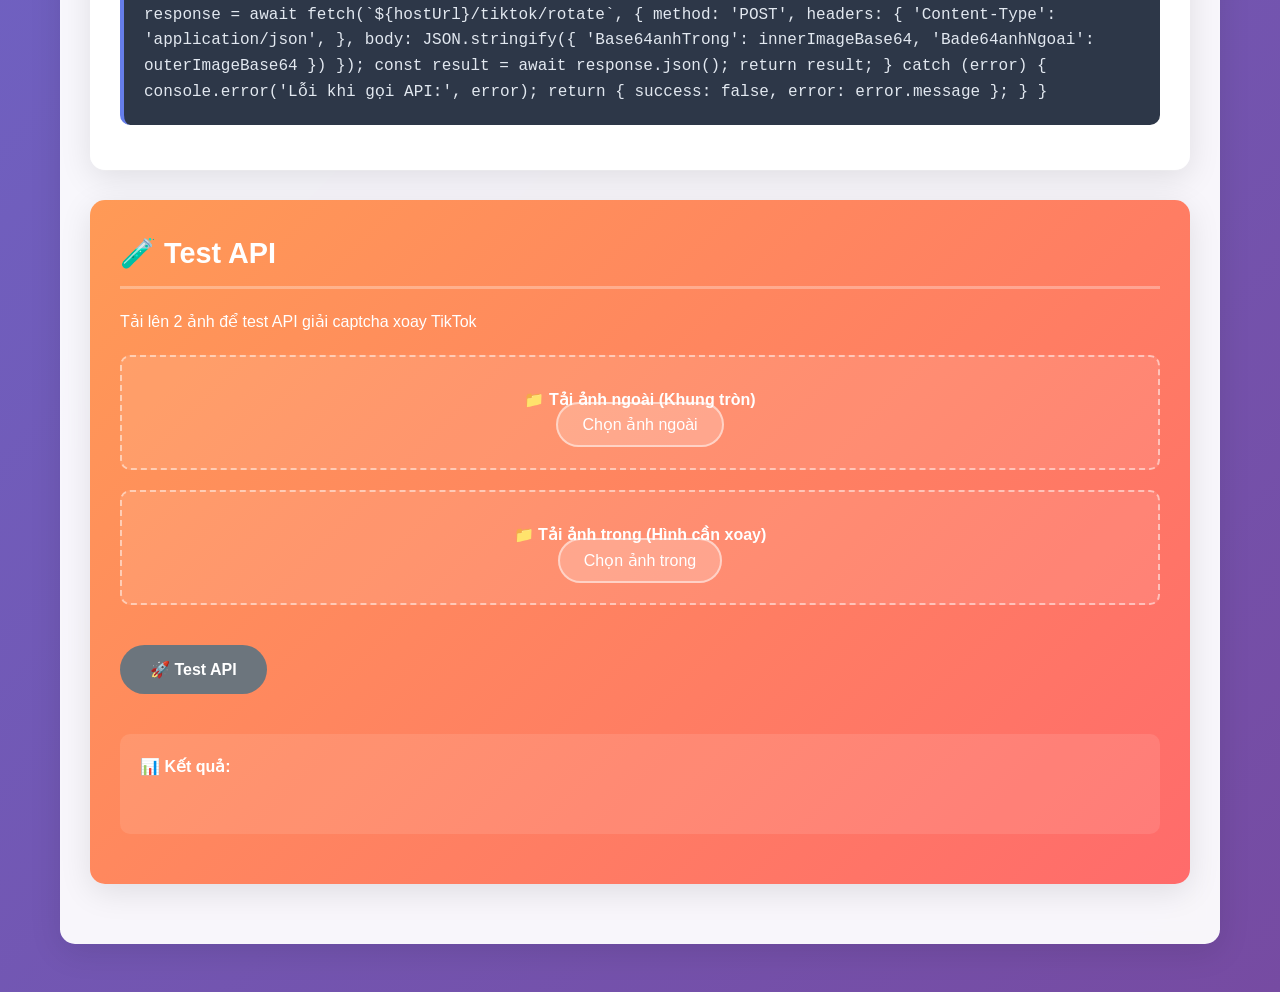
<file: tiktok_rotate/index.html>
<!DOCTYPE html>
<html lang="vi">
<head>
    <meta charset="UTF-8">
    <meta name="viewport" content="width=device-width, initial-scale=1.0">
    <title>TikTok Rotate Captcha API Documentation</title>
    <style>
        * {
            margin: 0;
            padding: 0;
            box-sizing: border-box;
        }

        body {
            font-family: 'Segoe UI', Tahoma, Geneva, Verdana, sans-serif;
            line-height: 1.6;
            color: #333;
            background: linear-gradient(135deg, #667eea 0%, #764ba2 100%);
            min-height: 100vh;
        }

        .container {
            max-width: 1200px;
            margin: 0 auto;
            padding: 20px;
        }

        .header {
            background: rgba(255, 255, 255, 0.95);
            backdrop-filter: blur(10px);
            padding: 30px;
            border-radius: 20px;
            margin-bottom: 30px;
            box-shadow: 0 8px 32px rgba(0, 0, 0, 0.1);
            text-align: center;
        }

        .header h1 {
            color: #2c3e50;
            font-size: 2.5rem;
            margin-bottom: 10px;
            background: linear-gradient(45deg, #667eea, #764ba2);
            -webkit-background-clip: text;
            -webkit-text-fill-color: transparent;
        }

        .header p {
            color: #666;
            font-size: 1.1rem;
        }

        .section {
            background: rgba(255, 255, 255, 0.95);
            backdrop-filter: blur(10px);
            padding: 30px;
            margin-bottom: 30px;
            border-radius: 15px;
            box-shadow: 0 8px 32px rgba(0, 0, 0, 0.1);
        }

        .section h2 {
            color: #2c3e50;
            margin-bottom: 20px;
            font-size: 1.8rem;
            border-bottom: 3px solid #667eea;
            padding-bottom: 10px;
        }

        .code-block {
            background: #2d3748;
            color: #e2e8f0;
            padding: 20px;
            border-radius: 10px;
            margin: 15px 0;
            overflow-x: auto;
            font-family: 'Courier New', monospace;
            border-left: 4px solid #667eea;
        }

        .highlight {
            background: #fef5e7;
            padding: 15px;
            border-radius: 8px;
            border-left: 4px solid #f39c12;
            margin: 15px 0;
        }

        .demo-images {
            display: grid;
            grid-template-columns: repeat(auto-fit, minmax(300px, 1fr));
            gap: 20px;
            margin: 20px 0;
        }

        .image-demo {
            text-align: center;
            padding: 20px;
            background: #f8f9fa;
            border-radius: 10px;
            border: 2px dashed #dee2e6;
        }

        .image-demo img {
            max-width: 100%;
            height: auto;
            border-radius: 8px;
            box-shadow: 0 4px 8px rgba(0, 0, 0, 0.1);
            margin-bottom: 10px;
        }

        .image-demo h4 {
            color: #495057;
            margin-bottom: 10px;
        }

        .test-section {
            background: linear-gradient(135deg, #ff9a56 0%, #ff6b6b 100%);
            color: white;
        }

        .test-section h2 {
            color: white;
            border-bottom: 3px solid rgba(255, 255, 255, 0.3);
        }

        .upload-area {
            border: 2px dashed rgba(255, 255, 255, 0.5);
            border-radius: 10px;
            padding: 30px;
            text-align: center;
            margin: 20px 0;
            background: rgba(255, 255, 255, 0.1);
            transition: all 0.3s ease;
        }

        .upload-area:hover {
            border-color: rgba(255, 255, 255, 0.8);
            background: rgba(255, 255, 255, 0.2);
        }

        .file-input {
            display: none;
        }

        .upload-btn {
            background: rgba(255, 255, 255, 0.2);
            color: white;
            border: 2px solid rgba(255, 255, 255, 0.5);
            padding: 12px 24px;
            border-radius: 25px;
            cursor: pointer;
            transition: all 0.3s ease;
            font-size: 16px;
            margin: 10px;
        }

        .upload-btn:hover {
            background: rgba(255, 255, 255, 0.3);
            border-color: rgba(255, 255, 255, 0.8);
        }

        .test-btn {
            background: linear-gradient(45deg, #28a745, #20c997);
            color: white;
            border: none;
            padding: 15px 30px;
            border-radius: 25px;
            cursor: pointer;
            font-size: 16px;
            font-weight: bold;
            transition: all 0.3s ease;
            margin: 20px 0;
        }

        .test-btn:hover {
            transform: translateY(-2px);
            box-shadow: 0 8px 16px rgba(0, 0, 0, 0.2);
        }

        .test-btn:disabled {
            background: #6c757d;
            cursor: not-allowed;
            transform: none;
        }

        .result-area {
            background: rgba(255, 255, 255, 0.1);
            padding: 20px;
            border-radius: 10px;
            margin: 20px 0;
            min-height: 100px;
        }

        .status {
            padding: 10px 15px;
            border-radius: 5px;
            margin: 10px 0;
            font-weight: bold;
        }

        .status.success {
            background: #d4edda;
            color: #155724;
            border: 1px solid #c3e6cb;
        }

        .status.error {
            background: #f8d7da;
            color: #721c24;
            border: 1px solid #f1b0b7;
        }

        .status.loading {
            background: #d1ecf1;
            color: #0c5460;
            border: 1px solid #b8daff;
        }

        .preview-images {
            display: flex;
            gap: 20px;
            flex-wrap: wrap;
            margin: 20px 0;
        }

        .preview-item {
            text-align: center;
            flex: 1;
            min-width: 200px;
        }

        .preview-item img {
            max-width: 200px;
            max-height: 200px;
            border-radius: 8px;
            box-shadow: 0 4px 8px rgba(0, 0, 0, 0.1);
        }

        .table {
            width: 100%;
            border-collapse: collapse;
            margin: 20px 0;
        }

        .table th,
        .table td {
            padding: 12px;
            text-align: left;
            border-bottom: 1px solid #dee2e6;
        }

        .table th {
            background: #f8f9fa;
            font-weight: bold;
            color: #495057;
        }

        @media (max-width: 768px) {
            .container {
                padding: 10px;
            }
            
            .header h1 {
                font-size: 2rem;
            }
            
            .demo-images {
                grid-template-columns: 1fr;
            }
            
            .preview-images {
                flex-direction: column;
            }
        }
    </style>
</head>
<body>
    <div class="container">
        <div class="header">
            <h1>🔄 TikTok Rotate Captcha API</h1>
            <p>Tài liệu hướng dẫn sử dụng API giải captcha xoay TikTok</p>
        </div>

        <div class="section">
            <h2>📋 Thông tin API</h2>
            <table class="table">
                <tr>
                    <th>Thuộc tính</th>
                    <th>Giá trị</th>
                </tr>
                <tr>
                    <td><strong>Endpoint</strong></td>
                    <td><code>{urlhost}/tiktok/rotate</code></td>
                </tr>
                <tr>
                    <td><strong>Method</strong></td>
                    <td><code>POST</code></td>
                </tr>
                <tr>
                    <td><strong>Content-Type</strong></td>
                    <td><code>application/json</code></td>
                </tr>
                <tr>
                    <td><strong>Host URL</strong></td>
                    <td><a href="https://raw.githubusercontent.com/dacohacotool/host_kk/refs/heads/main/url_serverkey.txt" target="_blank">Lấy từ GitHub</a></td>
                </tr>
            </table>
            
            <div class="highlight">
                <strong>⚠️ Lưu ý:</strong> Host URL sẽ thay đổi thường xuyên, vui lòng luôn lấy URL mới nhất từ GitHub trước khi sử dụng.
            </div>
        </div>

        <div class="section">
            <h2>📤 Dữ liệu gửi đi (Request)</h2>
            <div class="code-block">
{
    "Base64anhTrong": "base64_string_of_inner_image",
    "Bade64anhNgoai": "base64_string_of_outer_image"
}
            </div>
            
            <table class="table">
                <tr>
                    <th>Tham số</th>
                    <th>Kiểu dữ liệu</th>
                    <th>Mô tả</th>
                </tr>
                <tr>
                    <td><code>Base64anhTrong</code></td>
                    <td>String</td>
                    <td>Chuỗi base64 của ảnh bên trong (ảnh cần xoay)</td>
                </tr>
                <tr>
                    <td><code>Bade64anhNgoai</code></td>
                    <td>String</td>
                    <td>Chuỗi base64 của ảnh bên ngoài (ảnh khung tròn)</td>
                </tr>
            </table>
        </div>

        <div class="section">
            <h2>📥 Dữ liệu trả về (Response)</h2>
            <div class="code-block">
{
    "success": true,
    "angle": 90,
    "base64ResultImage": "base64_string_of_solved_image"
}
            </div>
            
            <table class="table">
                <tr>
                    <th>Tham số</th>
                    <th>Kiểu dữ liệu</th>
                    <th>Mô tả</th>
                </tr>
                <tr>
                    <td><code>success</code></td>
                    <td>Boolean</td>
                    <td>Trạng thái thành công của API</td>
                </tr>
                <tr>
                    <td><code>angle</code></td>
                    <td>Integer</td>
                    <td>Góc cần xoay để giải captcha (đơn vị: độ)</td>
                </tr>
                <tr>
                    <td><code>base64ResultImage</code></td>
                    <td>String</td>
                    <td>Chuỗi base64 của ảnh đã được giải</td>
                </tr>
            </table>
        </div>

        <div class="section">
            <h2>🖼️ Demo ảnh minh họa</h2>
            <div class="demo-images">
                <div class="image-demo">
                    <h4>1. Ảnh ngoài</h4>
                    <img src="image/bakanhngoai.png" alt="Ảnh ngoài - Khung tròn" style="max-width: 200px; border-radius: 8px;">
                    <p><strong>Mô tả:</strong> Ảnh khung tròn bên ngoài với vùng trống ở giữa</p>
                    <p><strong>Tham số:</strong> <code>Bade64anhNgoai</code></p>
                </div>
                
                <div class="image-demo">
                    <h4>2. Ảnh trong</h4>
                    <img src="image/bakanhtrong.png" alt="Ảnh trong - Hình tròn" style="max-width: 200px; border-radius: 8px;">
                    <p><strong>Mô tả:</strong> Ảnh khung tròn bên trong</p>
                    <p><strong>Tham số:</strong> <code>Bade64anhTrong</code></p>
                </div>
                <div class="image-demo">
                    <h4>2. Ảnh Kết quả</h4>
                    <img src="image/combined_circles_cv2.png" alt="Demo kết quả" style="max-width: 200px; border-radius: 8px;">
                    <p><strong>Mô tả:</strong> Kết quả mẫu</p>
                    <p><strong>Tham số:</strong> <code>base64ResultImage</code></p>
                </div>
        </div>

        <div class="section">
            <h2>🐍 Ví dụ code Python</h2>
            <div class="code-block">
import requests
import base64
from PIL import Image
from io import BytesIO

def get_current_host():
    """Lấy URL host hiện tại từ GitHub"""
    try:
        response = requests.get('https://raw.githubusercontent.com/dacohacotool/host_kk/refs/heads/main/url_serverkey.txt')
        return response.text.strip()
    except Exception as e:
        raise Exception(f"Không thể lấy host URL: {e}")

def image_to_base64(image_path):
    """Chuyển đổi ảnh thành base64"""
    with open(image_path, "rb") as image_file:
        encoded_string = base64.b64encode(image_file.read())
        return encoded_string.decode('utf-8')

def solve_tiktok_captcha(inner_image_path, outer_image_path):
    """Gọi API giải captcha TikTok"""
    try:
        # Lấy host URL
        host_url = get_current_host()
        
        # Chuyển ảnh thành base64
        inner_base64 = image_to_base64(inner_image_path)
        outer_base64 = image_to_base64(outer_image_path)
        
        # Chuẩn bị dữ liệu
        data = {
            'Base64anhTrong': inner_base64,
            'Bade64anhNgoai': outer_base64
        }
        
        # Gọi API
        response = requests.post(
            f"{host_url}/tiktok/rotate",
            json=data,
            headers={'Content-Type': 'application/json'}
        )
        
        result = response.json()
        return result
        
    except Exception as e:
        print(f"Lỗi khi gọi API: {e}")
        return {"success": False, "error": str(e)}

def save_result_image(base64_string, output_path):
    """Lưu ảnh kết quả từ base64"""
    try:
        image_data = base64.b64decode(base64_string)
        image = Image.open(BytesIO(image_data))
        image.save(output_path)
        print(f"Đã lưu ảnh kết quả: {output_path}")
    except Exception as e:
        print(f"Lỗi khi lưu ảnh: {e}")

# Ví dụ sử dụng
if __name__ == "__main__":
    # Đường dẫn ảnh
    inner_image = "path/to/inner_image.png"  # Ảnh trong
    outer_image = "path/to/outer_image.png"  # Ảnh ngoài
    
    # Gọi API
    result = solve_tiktok_captcha(inner_image, outer_image)
    
    if result.get("success"):
        print(f"✅ Thành công!")
        print(f"Góc cần xoay: {result['angle']}°")
        
        # Lưu ảnh kết quả
        save_result_image(result['base64ResultImage'], "solved_captcha.png")
    else:
        print(f"❌ Thất bại: {result.get('error', 'Không xác định')}")
            </div>
        </div>

        <div class="section">
            <h2>💻 Ví dụ code JavaScript</h2>
            <div class="code-block">
// Lấy URL host hiện tại
async function getCurrentHost() {
    const response = await fetch('https://raw.githubusercontent.com/dacohacotool/host_kk/refs/heads/main/url_serverkey.txt');
    const hostUrl = await response.text();
    return hostUrl.trim();
}

// Hàm chuyển file thành base64
function fileToBase64(file) {
    return new Promise((resolve, reject) => {
        const reader = new FileReader();
        reader.readAsDataURL(file);
        reader.onload = () => resolve(reader.result.split(',')[1]);
        reader.onerror = error => reject(error);
    });
}

// Gọi API giải captcha
async function solveCaptcha(innerImageBase64, outerImageBase64) {
    try {
        const hostUrl = await getCurrentHost();
        const response = await fetch(`${hostUrl}/tiktok/rotate`, {
            method: 'POST',
            headers: {
                'Content-Type': 'application/json',
            },
            body: JSON.stringify({
                'Base64anhTrong': innerImageBase64,
                'Bade64anhNgoai': outerImageBase64
            })
        });
        
        const result = await response.json();
        return result;
    } catch (error) {
        console.error('Lỗi khi gọi API:', error);
        return { success: false, error: error.message };
    }
}
            </div>
        </div>

        <div class="section test-section">
            <h2>🧪 Test API</h2>
            <p>Tải lên 2 ảnh để test API giải captcha xoay TikTok</p>
            
            <div class="upload-area">
                <h4>📁 Tải ảnh ngoài (Khung tròn)</h4>
                <label for="outerImage" class="upload-btn">Chọn ảnh ngoài</label>
                <input type="file" id="outerImage" class="file-input" accept="image/*">
                <div id="outerPreview"></div>
            </div>
            
            <div class="upload-area">
                <h4>📁 Tải ảnh trong (Hình cần xoay)</h4>
                <label for="innerImage" class="upload-btn">Chọn ảnh trong</label>
                <input type="file" id="innerImage" class="file-input" accept="image/*">
                <div id="innerPreview"></div>
            </div>
            
            <button id="testBtn" class="test-btn" disabled>🚀 Test API</button>
            
            <div class="result-area">
                <h4>📊 Kết quả:</h4>
                <div id="status"></div>
                <div id="result"></div>
            </div>
        </div>
    </div>

    <script>
        let outerImageBase64 = null;
        let innerImageBase64 = null;

        // Xử lý upload ảnh ngoài
        document.getElementById('outerImage').addEventListener('change', function(e) {
            const file = e.target.files[0];
            if (file) {
                const reader = new FileReader();
                reader.onload = function(e) {
                    outerImageBase64 = e.target.result.split(',')[1];
                    document.getElementById('outerPreview').innerHTML = 
                        `<img src="${e.target.result}" style="max-width: 200px; max-height: 200px; border-radius: 8px; margin-top: 10px;">`;
                    checkReadyToTest();
                };
                reader.readAsDataURL(file);
            }
        });

        // Xử lý upload ảnh trong
        document.getElementById('innerImage').addEventListener('change', function(e) {
            const file = e.target.files[0];
            if (file) {
                const reader = new FileReader();
                reader.onload = function(e) {
                    innerImageBase64 = e.target.result.split(',')[1];
                    document.getElementById('innerPreview').innerHTML = 
                        `<img src="${e.target.result}" style="max-width: 200px; max-height: 200px; border-radius: 8px; margin-top: 10px;">`;
                    checkReadyToTest();
                };
                reader.readAsDataURL(file);
            }
        });

        // Kiểm tra đã sẵn sàng test
        function checkReadyToTest() {
            const testBtn = document.getElementById('testBtn');
            if (outerImageBase64 && innerImageBase64) {
                testBtn.disabled = false;
                testBtn.textContent = '🚀 Test API';
            }
        }

        // Lấy URL host hiện tại
        async function getCurrentHost() {
            try {
                const response = await fetch('https://raw.githubusercontent.com/dacohacotool/host_kk/refs/heads/main/url_serverkey.txt');
                const hostUrl = await response.text();
                return hostUrl.trim();
            } catch (error) {
                throw new Error('Không thể lấy host URL: ' + error.message);
            }
        }

        // Test API
        document.getElementById('testBtn').addEventListener('click', async function() {
            const statusDiv = document.getElementById('status');
            const resultDiv = document.getElementById('result');
            const testBtn = this;
            
            // Hiển thị trạng thái loading
            statusDiv.innerHTML = '<div class="status loading">⏳ Đang xử lý...</div>';
            resultDiv.innerHTML = '';
            testBtn.disabled = true;
            testBtn.textContent = '⏳ Đang xử lý...';

            try {
                // Lấy host URL
                const hostUrl = await getCurrentHost();
                
                // Gọi API
                const response = await fetch(`${hostUrl}/tiktok/rotate`, {
                    method: 'POST',
                    headers: {
                        'Content-Type': 'application/json',
                    },
                    body: JSON.stringify({
                        'Base64anhTrong': innerImageBase64,
                        'Bade64anhNgoai': outerImageBase64
                    })
                });

                const result = await response.json();

                if (result.success) {
                    statusDiv.innerHTML = '<div class="status success">✅ Thành công!</div>';
                    resultDiv.innerHTML = `
                        <div style="background: rgba(255,255,255,0.1); padding: 20px; border-radius: 10px; margin-top: 20px;">
                            <h4>📊 Thông tin kết quả:</h4>
                            <p><strong>Góc xoay:</strong> ${result.angle}°</p>
                            <div style="margin-top: 20px;">
                                <h4>🖼️ Ảnh đã giải:</h4>
                                <img src="data:image/png;base64,${result.base64ResultImage}" 
                                     style="max-width: 300px; max-height: 300px; border-radius: 8px; box-shadow: 0 4px 8px rgba(0,0,0,0.3);">
                            </div>
                        </div>
                    `;
                } else {
                    statusDiv.innerHTML = '<div class="status error">❌ Thất bại!</div>';
                    resultDiv.innerHTML = `<p>Lỗi: ${result.error || 'Không xác định'}</p>`;
                }
            } catch (error) {
                statusDiv.innerHTML = '<div class="status error">❌ Lỗi kết nối!</div>';
                resultDiv.innerHTML = `<p>Chi tiết lỗi: ${error.message}</p>`;
            } finally {
                testBtn.disabled = false;
                testBtn.textContent = '🚀 Test API';
            }
        });
    </script>
</body>
</html>
</file>
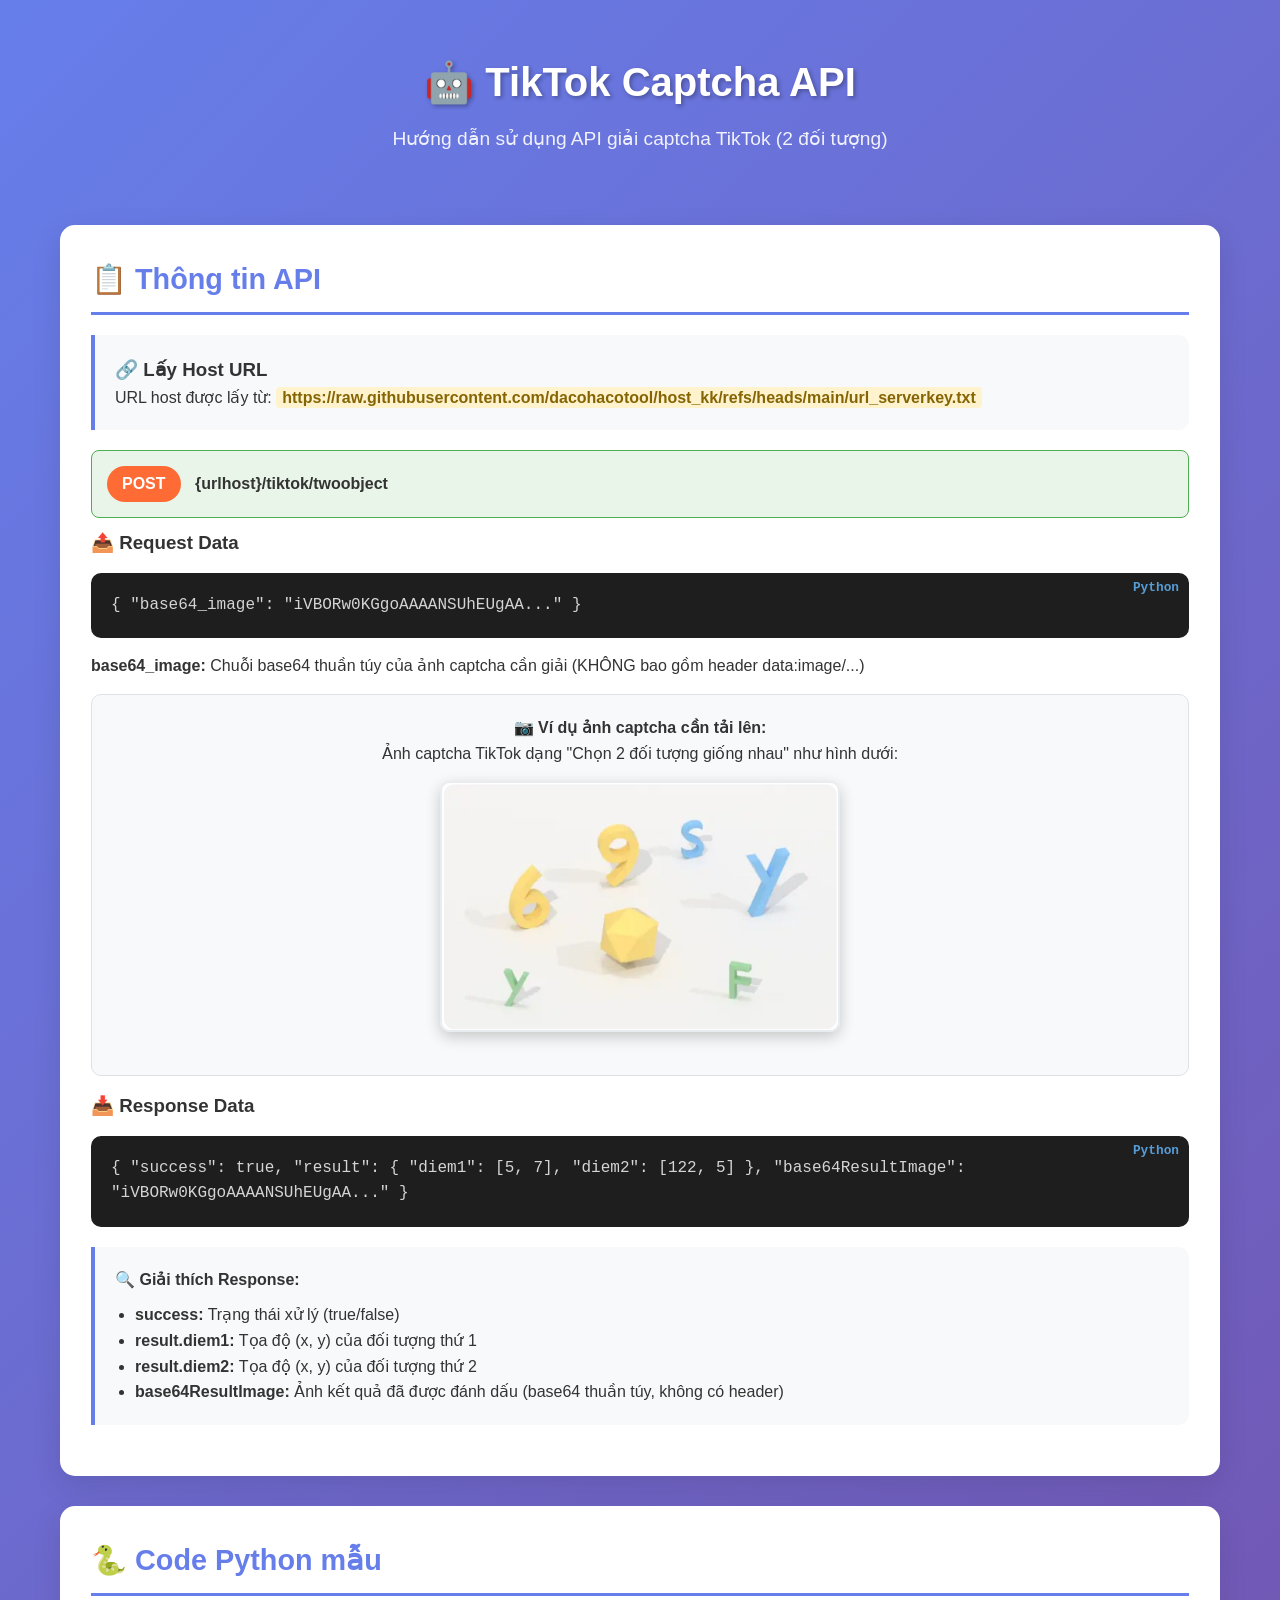
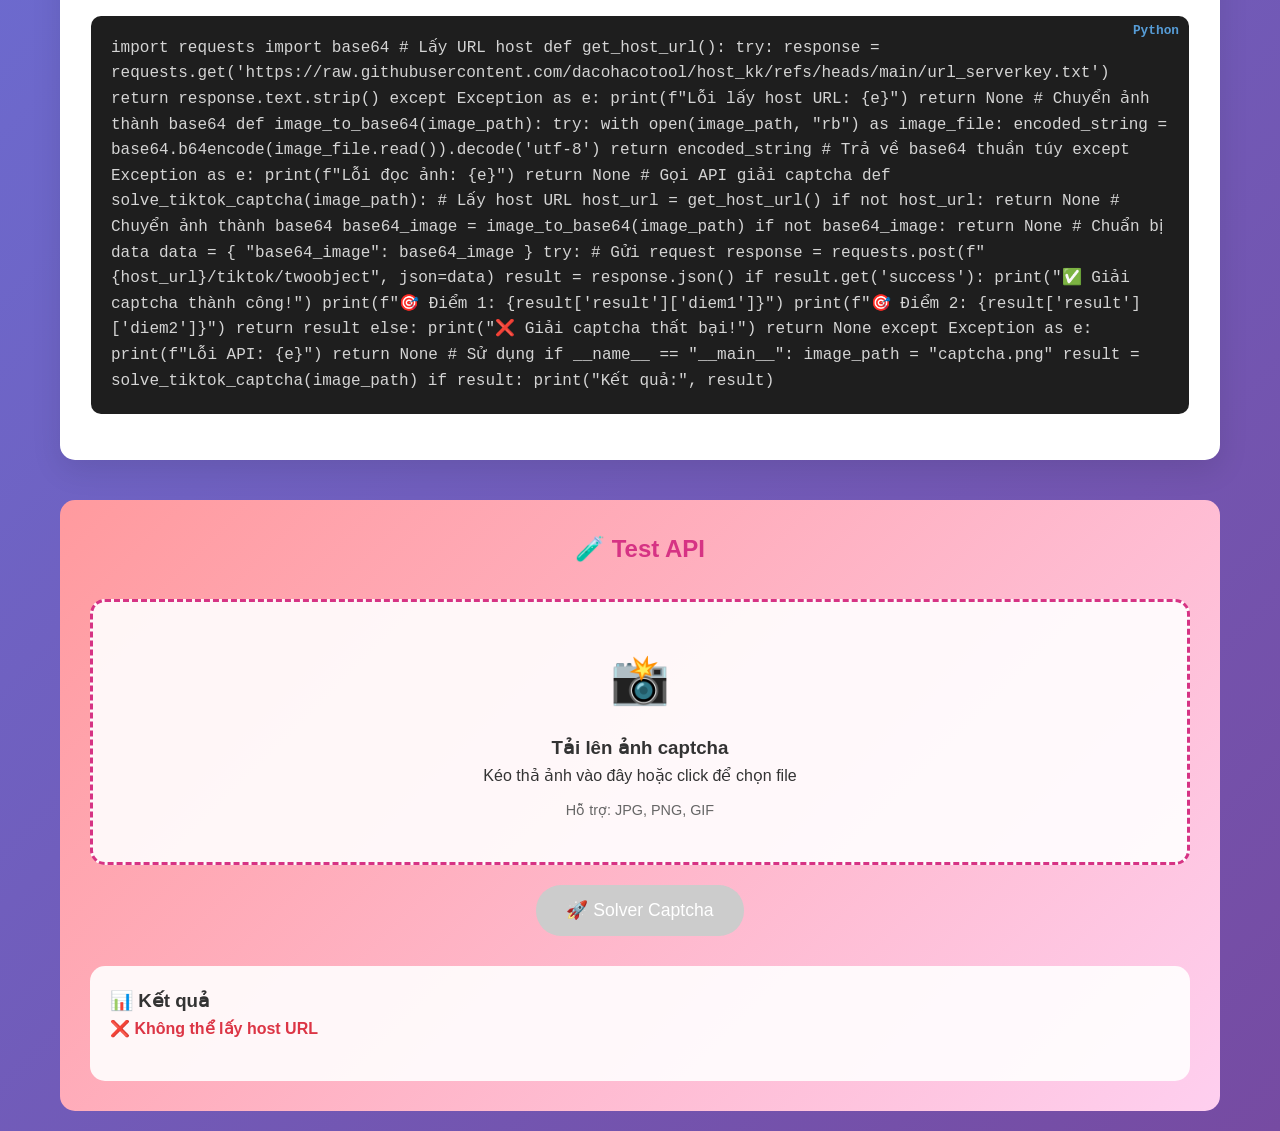
<file: tiktok_twoobject/index.html>
<!DOCTYPE html>
<html lang="vi">
<head>
    <meta charset="UTF-8">
    <meta name="viewport" content="width=device-width, initial-scale=1.0">
    <title>TikTok Captcha API - Hướng dẫn sử dụng</title>
    <style>
        * {
            margin: 0;
            padding: 0;
            box-sizing: border-box;
        }

        body {
            font-family: 'Segoe UI', Tahoma, Geneva, Verdana, sans-serif;
            line-height: 1.6;
            color: #333;
            background: linear-gradient(135deg, #667eea 0%, #764ba2 100%);
            min-height: 100vh;
        }

        .container {
            max-width: 1200px;
            margin: 0 auto;
            padding: 20px;
        }

        .header {
            text-align: center;
            color: white;
            margin-bottom: 40px;
            padding: 30px 0;
        }

        .header h1 {
            font-size: 2.5rem;
            margin-bottom: 10px;
            text-shadow: 2px 2px 4px rgba(0,0,0,0.3);
        }

        .header p {
            font-size: 1.2rem;
            opacity: 0.9;
        }

        .card {
            background: white;
            border-radius: 15px;
            padding: 30px;
            margin-bottom: 30px;
            box-shadow: 0 10px 30px rgba(0,0,0,0.1);
            backdrop-filter: blur(10px);
            border: 1px solid rgba(255,255,255,0.2);
        }

        .card h2 {
            color: #667eea;
            margin-bottom: 20px;
            font-size: 1.8rem;
            border-bottom: 3px solid #667eea;
            padding-bottom: 10px;
        }

        .api-info {
            background: #f8f9fa;
            border-left: 4px solid #667eea;
            padding: 20px;
            margin: 20px 0;
            border-radius: 0 10px 10px 0;
        }

        .code-block {
            background: #1e1e1e;
            color: #d4d4d4;
            padding: 20px;
            border-radius: 10px;
            margin: 15px 0;
            overflow-x: auto;
            font-family: 'Consolas', 'Monaco', monospace;
            position: relative;
        }

        .code-block::before {
            content: 'Python';
            position: absolute;
            top: 5px;
            right: 10px;
            color: #569cd6;
            font-size: 0.8rem;
            font-weight: bold;
        }

        .endpoint {
            background: #e8f5e8;
            border: 1px solid #4caf50;
            padding: 15px;
            border-radius: 8px;
            margin: 10px 0;
        }

        .method {
            background: #ff6b35;
            color: white;
            padding: 5px 15px;
            border-radius: 20px;
            font-weight: bold;
            display: inline-block;
            margin-right: 10px;
        }

        .test-section {
            background: linear-gradient(135deg, #ff9a9e 0%, #fecfef 100%);
            border-radius: 15px;
            padding: 30px;
            margin-top: 40px;
        }

        .test-section h2 {
            color: #d63384;
            text-align: center;
            margin-bottom: 30px;
        }

        .upload-area {
            border: 3px dashed #d63384;
            border-radius: 15px;
            padding: 40px;
            text-align: center;
            background: rgba(255,255,255,0.9);
            margin-bottom: 20px;
            transition: all 0.3s ease;
            cursor: pointer;
        }

        .upload-area:hover {
            border-color: #a91c5c;
            background: rgba(255,255,255,1);
            transform: translateY(-2px);
        }

        .upload-area.dragover {
            border-color: #a91c5c;
            background: rgba(255,255,255,1);
            transform: scale(1.02);
        }

        #imagePreview {
            max-width: 300px;
            max-height: 300px;
            border-radius: 10px;
            margin: 20px auto;
            display: none;
            box-shadow: 0 5px 15px rgba(0,0,0,0.2);
        }

        .btn {
            background: linear-gradient(45deg, #667eea, #764ba2);
            color: white;
            border: none;
            padding: 15px 30px;
            border-radius: 25px;
            font-size: 1.1rem;
            cursor: pointer;
            transition: all 0.3s ease;
            box-shadow: 0 5px 15px rgba(102,126,234,0.3);
        }

        .btn:hover {
            transform: translateY(-2px);
            box-shadow: 0 8px 25px rgba(102,126,234,0.4);
        }

        .btn:disabled {
            background: #ccc;
            cursor: not-allowed;
            transform: none;
            box-shadow: none;
        }

        .spinner {
            border: 3px solid #f3f3f3;
            border-top: 3px solid #667eea;
            border-radius: 50%;
            width: 30px;
            height: 30px;
            animation: spin 1s linear infinite;
            display: none;
            margin: 0 auto;
        }

        @keyframes spin {
            0% { transform: rotate(0deg); }
            100% { transform: rotate(360deg); }
        }

        .result-section {
            margin-top: 30px;
            padding: 20px;
            background: rgba(255,255,255,0.9);
            border-radius: 15px;
            display: none;
        }

        .coordinates {
            display: grid;
            grid-template-columns: 1fr 1fr;
            gap: 20px;
            margin: 20px 0;
        }

        .coord-item {
            background: #f8f9fa;
            padding: 15px;
            border-radius: 10px;
            text-align: center;
            border: 2px solid #e9ecef;
        }

        .status-success {
            color: #28a745;
            font-weight: bold;
        }

        .status-error {
            color: #dc3545;
            font-weight: bold;
        }

        .highlight {
            background: #fff3cd;
            padding: 2px 6px;
            border-radius: 4px;
            color: #856404;
            font-weight: bold;
        }

        .demo-image {
            max-width: 400px;
            width: 100%;
            border-radius: 10px;
            margin: 15px 0;
            box-shadow: 0 5px 15px rgba(0,0,0,0.2);
            border: 2px solid #e9ecef;
        }

        .image-example {
            background: #f8f9fa;
            padding: 20px;
            border-radius: 10px;
            margin: 15px 0;
            text-align: center;
            border: 1px solid #dee2e6;
        }

        @media (max-width: 768px) {
            .container {
                padding: 10px;
            }
            
            .card {
                padding: 20px;
                margin-bottom: 20px;
            }
            
            .coordinates {
                grid-template-columns: 1fr;
            }
            
            .header h1 {
                font-size: 2rem;
            }

            .demo-image {
                max-width: 100%;
            }
        }
    </style>
</head>
<body>
    <div class="container">
        <div class="header">
            <h1>🤖 TikTok Captcha API</h1>
            <p>Hướng dẫn sử dụng API giải captcha TikTok (2 đối tượng)</p>
        </div>

        <!-- API Documentation -->
        <div class="card">
            <h2>📋 Thông tin API</h2>
            
            <div class="api-info">
                <h3>🔗 Lấy Host URL</h3>
                <p>URL host được lấy từ: <span class="highlight">https://raw.githubusercontent.com/dacohacotool/host_kk/refs/heads/main/url_serverkey.txt</span></p>
            </div>

            <div class="endpoint">
                <span class="method">POST</span>
                <strong>{urlhost}/tiktok/twoobject</strong>
            </div>

            <h3>📤 Request Data</h3>
            <div class="code-block">
{
  "base64_image": "iVBORw0KGgoAAAANSUhEUgAA..."
}
            </div>
            <p><strong>base64_image:</strong> Chuỗi base64 thuần túy của ảnh captcha cần giải (KHÔNG bao gồm header data:image/...)</p>

            <div class="image-example">
                <h4>📷 Ví dụ ảnh captcha cần tải lên:</h4>
                <p>Ảnh captcha TikTok dạng "Chọn 2 đối tượng giống nhau" như hình dưới:</p>
                <img src="image/image.png" class="demo-image" alt="Ví dụ captcha TikTok" onerror="this.style.display='none';">
            </div>

            <h3>📥 Response Data</h3>
            <div class="code-block">
{
  "success": true,
  "result": {
    "diem1": [5, 7],
    "diem2": [122, 5]
  },
  "base64ResultImage": "iVBORw0KGgoAAAANSUhEUgAA..."
}
            </div>

            <div class="api-info">
                <h4>🔍 Giải thích Response:</h4>
                <ul style="margin-left: 20px; margin-top: 10px;">
                    <li><strong>success:</strong> Trạng thái xử lý (true/false)</li>
                    <li><strong>result.diem1:</strong> Tọa độ (x, y) của đối tượng thứ 1</li>
                    <li><strong>result.diem2:</strong> Tọa độ (x, y) của đối tượng thứ 2</li>
                    <li><strong>base64ResultImage:</strong> Ảnh kết quả đã được đánh dấu (base64 thuần túy, không có header)</li>
                </ul>
            </div>
        </div>

        <!-- Python Code Example -->
        <div class="card">
            <h2>🐍 Code Python mẫu</h2>
            <div class="code-block">
import requests
import base64

# Lấy URL host
def get_host_url():
    try:
        response = requests.get('https://raw.githubusercontent.com/dacohacotool/host_kk/refs/heads/main/url_serverkey.txt')
        return response.text.strip()
    except Exception as e:
        print(f"Lỗi lấy host URL: {e}")
        return None

# Chuyển ảnh thành base64
def image_to_base64(image_path):
    try:
        with open(image_path, "rb") as image_file:
            encoded_string = base64.b64encode(image_file.read()).decode('utf-8')
            return encoded_string  # Trả về base64 thuần túy
    except Exception as e:
        print(f"Lỗi đọc ảnh: {e}")
        return None

# Gọi API giải captcha
def solve_tiktok_captcha(image_path):
    # Lấy host URL
    host_url = get_host_url()
    if not host_url:
        return None
    
    # Chuyển ảnh thành base64
    base64_image = image_to_base64(image_path)
    if not base64_image:
        return None
    
    # Chuẩn bị data
    data = {
        "base64_image": base64_image
    }
    
    try:
        # Gửi request
        response = requests.post(f"{host_url}/tiktok/twoobject", json=data)
        result = response.json()
        
        if result.get('success'):
            print("✅ Giải captcha thành công!")
            print(f"🎯 Điểm 1: {result['result']['diem1']}")
            print(f"🎯 Điểm 2: {result['result']['diem2']}")
            return result
        else:
            print("❌ Giải captcha thất bại!")
            return None
            
    except Exception as e:
        print(f"Lỗi API: {e}")
        return None

# Sử dụng
if __name__ == "__main__":
    image_path = "captcha.png"
    result = solve_tiktok_captcha(image_path)
    
    if result:
        print("Kết quả:", result)
            </div>
        </div>

        <!-- API Test Section -->
        <div class="test-section">
            <h2>🧪 Test API</h2>
            
            <div class="upload-area" id="uploadArea">
                <input type="file" id="fileInput" accept="image/*" style="display: none;">
                <div id="uploadContent">
                    <div style="font-size: 3rem; margin-bottom: 15px;">📸</div>
                    <h3>Tải lên ảnh captcha</h3>
                    <p>Kéo thả ảnh vào đây hoặc click để chọn file</p>
                    <p style="color: #666; font-size: 0.9rem; margin-top: 10px;">Hỗ trợ: JPG, PNG, GIF</p>
                </div>
            </div>

            <img id="imagePreview" alt="Preview">
            
            <div style="text-align: center; margin: 20px 0;">
                <button class="btn" id="solveBtn" disabled>
                    🚀 Solver Captcha
                </button>
            </div>

            <div class="spinner" id="loadingSpinner"></div>

            <div class="result-section" id="resultSection">
                <h3>📊 Kết quả</h3>
                <div id="statusResult"></div>
                
                <div class="coordinates" id="coordinatesResult" style="display: none;">
                    <div class="coord-item">
                        <h4>🎯 Điểm 1</h4>
                        <div id="point1"></div>
                    </div>
                    <div class="coord-item">
                        <h4>🎯 Điểm 2</h4>
                        <div id="point2"></div>
                    </div>
                </div>

                <div style="text-align: center; margin-top: 20px;">
                    <img id="resultImage" style="max-width: 100%; border-radius: 10px; display: none;">
                </div>
            </div>
        </div>
    </div>

    <script>
        let selectedFile = null;
        let hostUrl = null;



        // Lấy host URL
        async function getHostUrl() {
            try {
                const response = await fetch('https://raw.githubusercontent.com/dacohacotool/host_kk/refs/heads/main/url_serverkey.txt');
                hostUrl = (await response.text()).trim();
                console.log('Host URL:', hostUrl);
            } catch (error) {
                console.error('Lỗi lấy host URL:', error);
                showStatus('❌ Không thể lấy host URL', 'error');
                showResultSection();
            }
        }

        // Load host URL khi trang load
        getHostUrl();

        // Upload area events
        const uploadArea = document.getElementById('uploadArea');
        const fileInput = document.getElementById('fileInput');
        const imagePreview = document.getElementById('imagePreview');
        const solveBtn = document.getElementById('solveBtn');

        uploadArea.addEventListener('click', () => fileInput.click());
        uploadArea.addEventListener('dragover', (e) => {
            e.preventDefault();
            uploadArea.classList.add('dragover');
        });
        uploadArea.addEventListener('dragleave', () => {
            uploadArea.classList.remove('dragover');
        });
        uploadArea.addEventListener('drop', (e) => {
            e.preventDefault();
            uploadArea.classList.remove('dragover');
            const files = e.dataTransfer.files;
            if (files.length > 0) {
                handleFileSelect(files[0]);
            }
        });

        fileInput.addEventListener('change', (e) => {
            if (e.target.files.length > 0) {
                handleFileSelect(e.target.files[0]);
            }
        });

        function handleFileSelect(file) {
            if (!file.type.startsWith('image/')) {
                alert('Vui lòng chọn file ảnh!');
                return;
            }

            selectedFile = file;
            const reader = new FileReader();
            reader.onload = (e) => {
                imagePreview.src = e.target.result;
                imagePreview.style.display = 'block';
                solveBtn.disabled = false;
            };
            reader.readAsDataURL(file);
        }

        // Solve captcha
        solveBtn.addEventListener('click', async () => {
            if (!selectedFile || !hostUrl) {
                alert('Vui lòng chọn ảnh và đợi load host URL!');
                return;
            }

            showLoading(true);
            hideResult();

            try {
                // Convert file to base64 (thuần túy, không có header)
                const base64Full = await fileToBase64(selectedFile);
                const base64Pure = base64Full.split(',')[1]; // Loại bỏ header data:image/...
                
                // Call API
                const response = await fetch(`${hostUrl}/tiktok/twoobject`, {
                    method: 'POST',
                    headers: {
                        'Content-Type': 'application/json',
                    },
                    body: JSON.stringify({
                        base64_image: base64Pure
                    })
                });

                const result = await response.json();
                
                showLoading(false);
                showResult(result);

            } catch (error) {
                console.error('Lỗi API:', error);
                showLoading(false);
                showStatus('❌ Lỗi khi gọi API: ' + error.message, 'error');
                showResultSection();
            }
        });

        function fileToBase64(file) {
            return new Promise((resolve, reject) => {
                const reader = new FileReader();
                reader.onload = () => resolve(reader.result);
                reader.onerror = reject;
                reader.readAsDataURL(file);
            });
        }

        function showLoading(show) {
            const spinner = document.getElementById('loadingSpinner');
            const btn = document.getElementById('solveBtn');
            
            if (show) {
                spinner.style.display = 'block';
                btn.disabled = true;
                btn.textContent = '⏳ Đang xử lý...';
            } else {
                spinner.style.display = 'none';
                btn.disabled = false;
                btn.textContent = '🚀 Solver Captcha';
            }
        }

        function showResult(result) {
            showResultSection();
            
            if (result.success) {
                showStatus('✅ Giải captcha thành công!', 'success');
                
                // Show coordinates
                const coordSection = document.getElementById('coordinatesResult');
                const point1 = document.getElementById('point1');
                const point2 = document.getElementById('point2');
                
                point1.innerHTML = `<strong>(${result.result.diem1[0]}, ${result.result.diem1[1]})</strong>`;
                point2.innerHTML = `<strong>(${result.result.diem2[0]}, ${result.result.diem2[1]})</strong>`;
                coordSection.style.display = 'grid';
                
                // Show result image if available
                if (result.base64ResultImage) {
                    const resultImg = document.getElementById('resultImage');
                    // Thêm header data:image/png;base64, nếu chưa có
                    const imageSrc = result.base64ResultImage.startsWith('data:') 
                        ? result.base64ResultImage 
                        : `data:image/png;base64,${result.base64ResultImage}`;
                    resultImg.src = imageSrc;
                    resultImg.style.display = 'block';
                    resultImg.onerror = function() {
                        console.error('Lỗi hiển thị ảnh kết quả');
                        this.style.display = 'none';
                    };
                }
                
            } else {
                showStatus('❌ Giải captcha thất bại!', 'error');
            }
        }

        function showStatus(message, type) {
            const statusDiv = document.getElementById('statusResult');
            statusDiv.innerHTML = `<div class="status-${type}">${message}</div>`;
        }

        function showResultSection() {
            document.getElementById('resultSection').style.display = 'block';
        }

        function hideResult() {
            document.getElementById('resultSection').style.display = 'none';
            document.getElementById('coordinatesResult').style.display = 'none';
            document.getElementById('resultImage').style.display = 'none';
        }
    </script>
</body>
</html>
</file>
